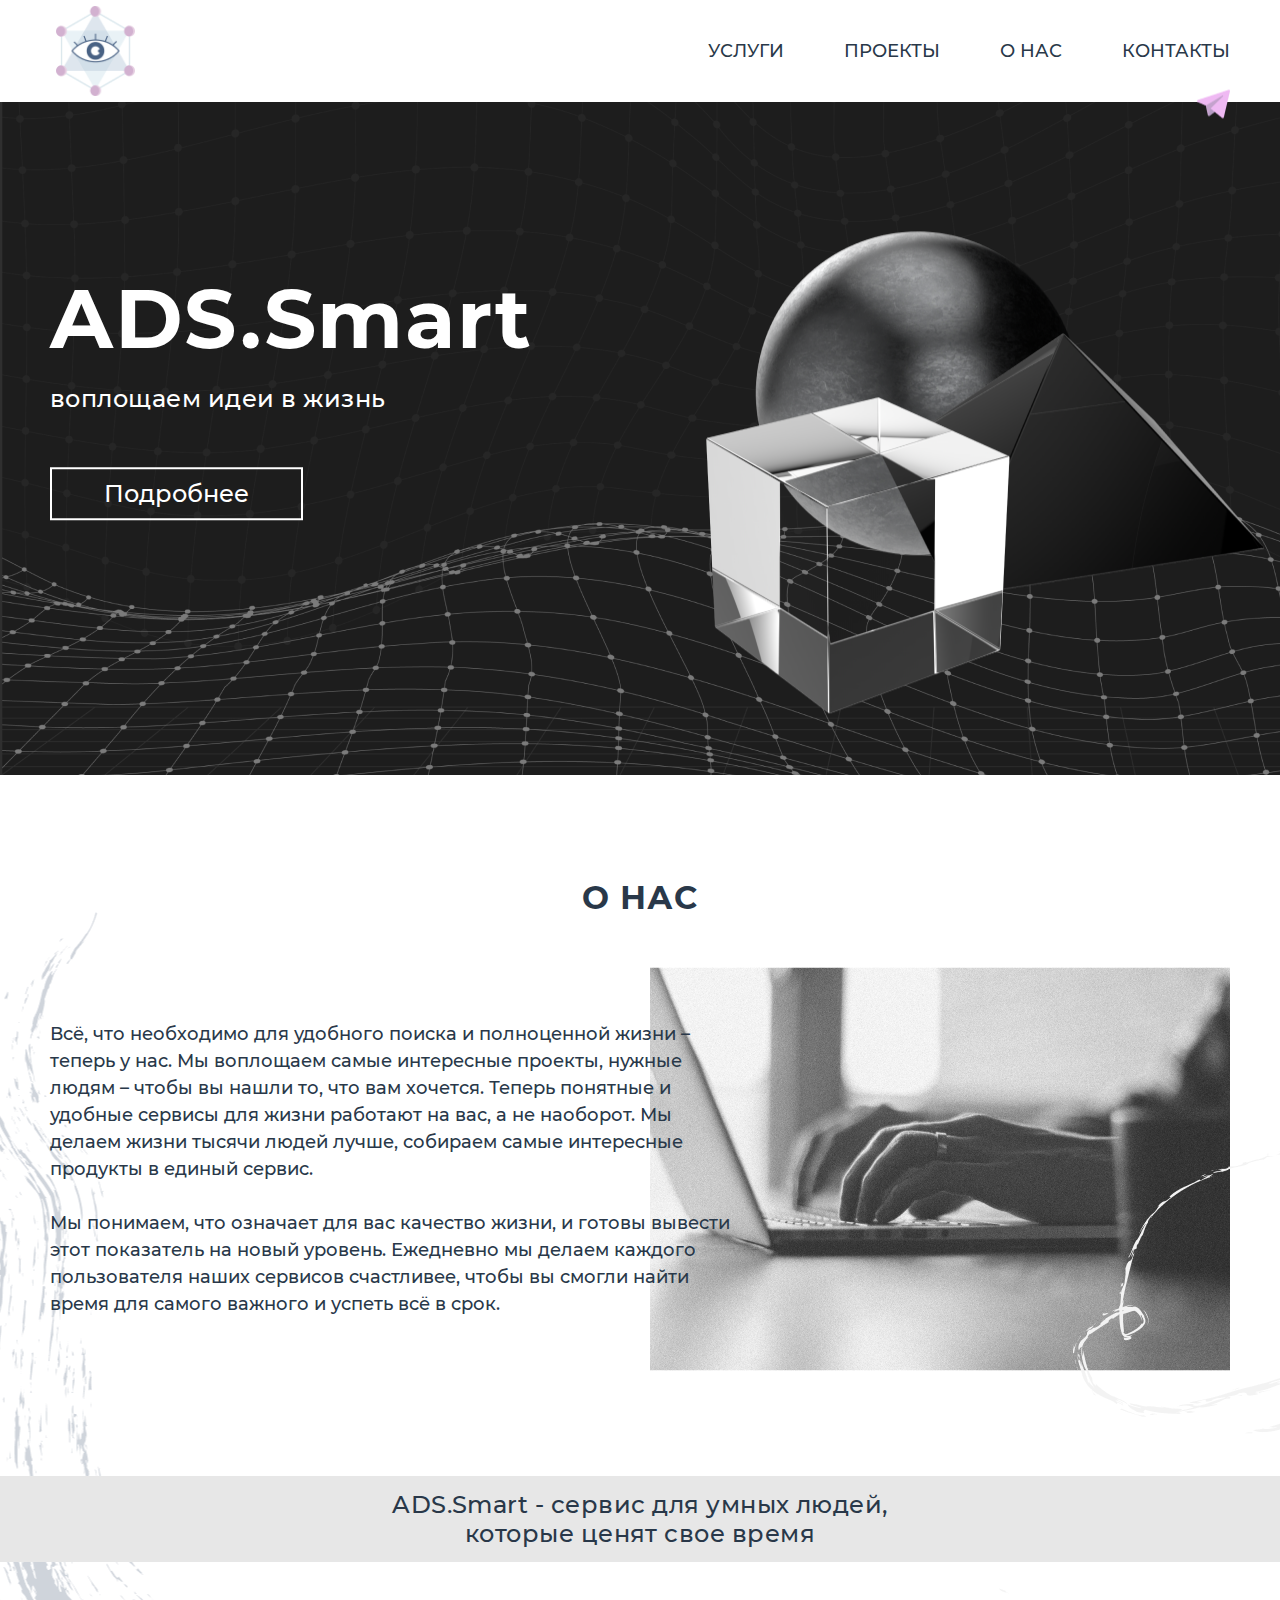
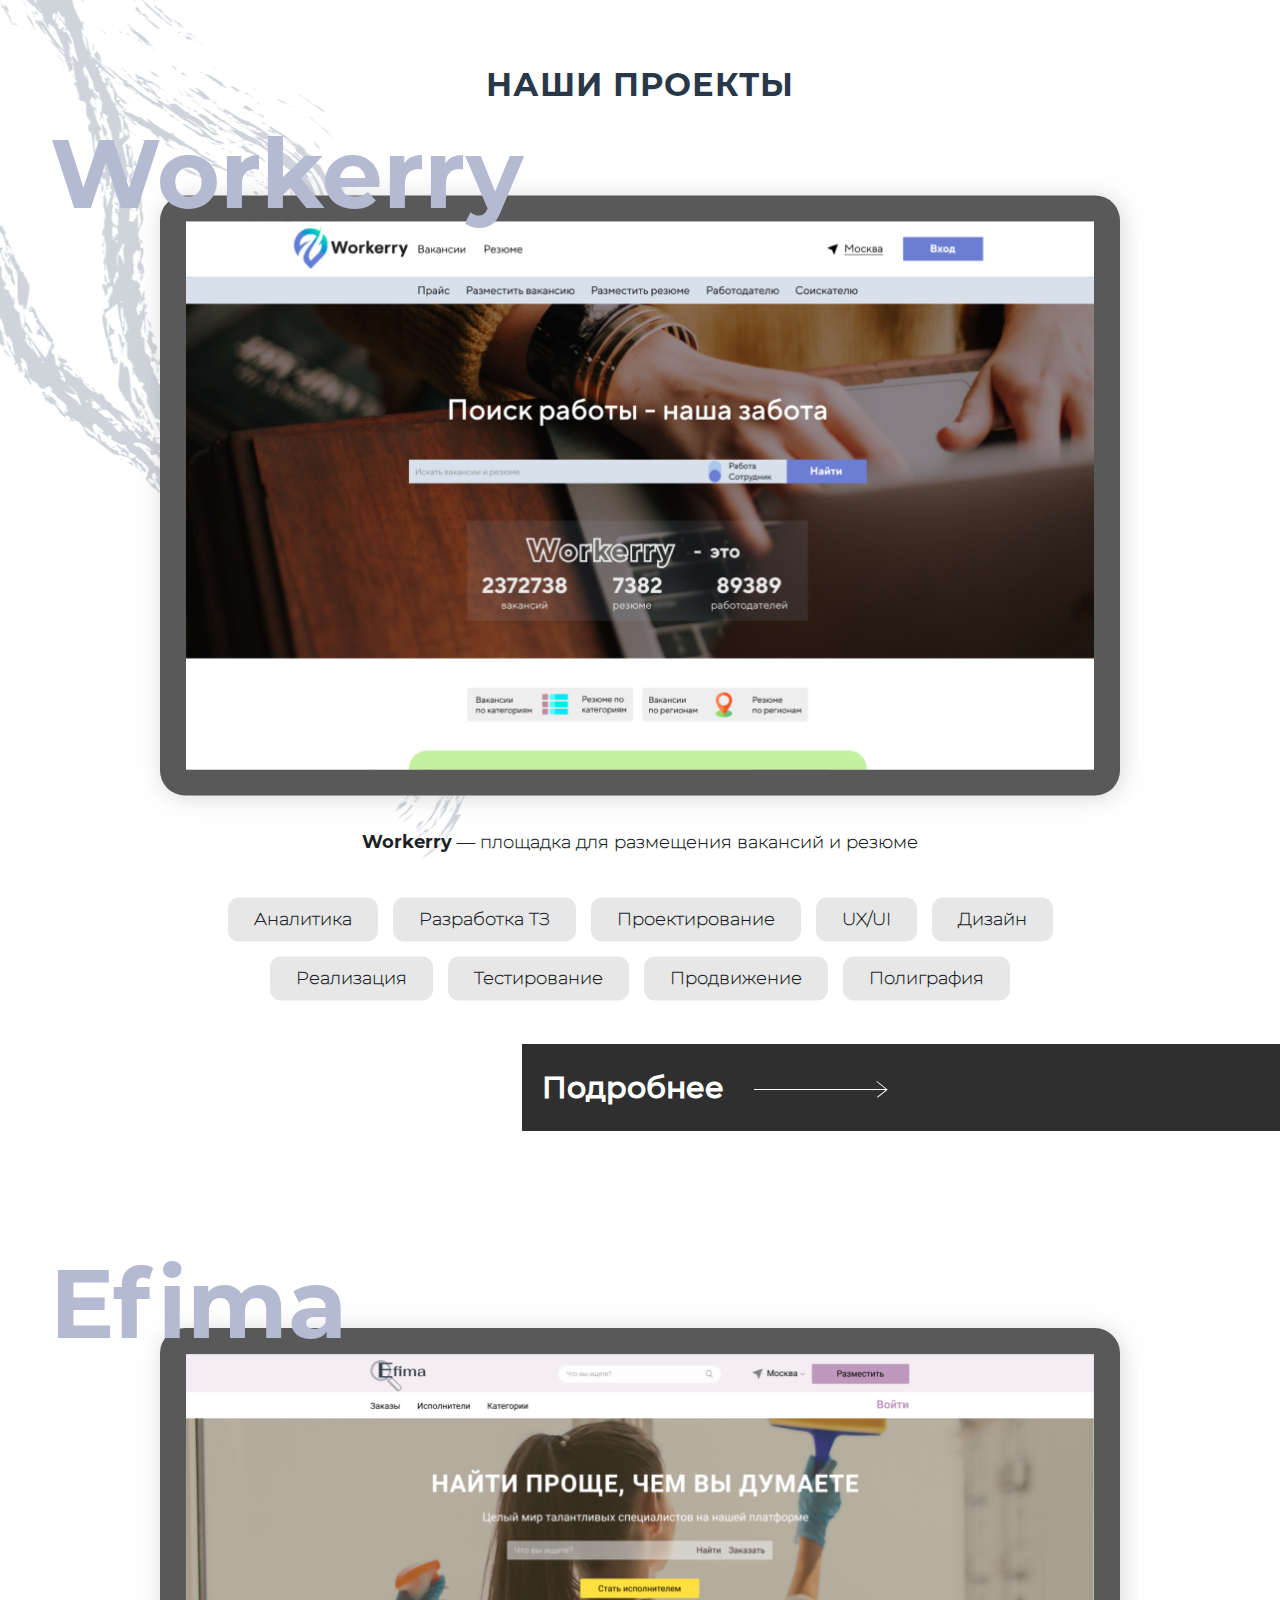
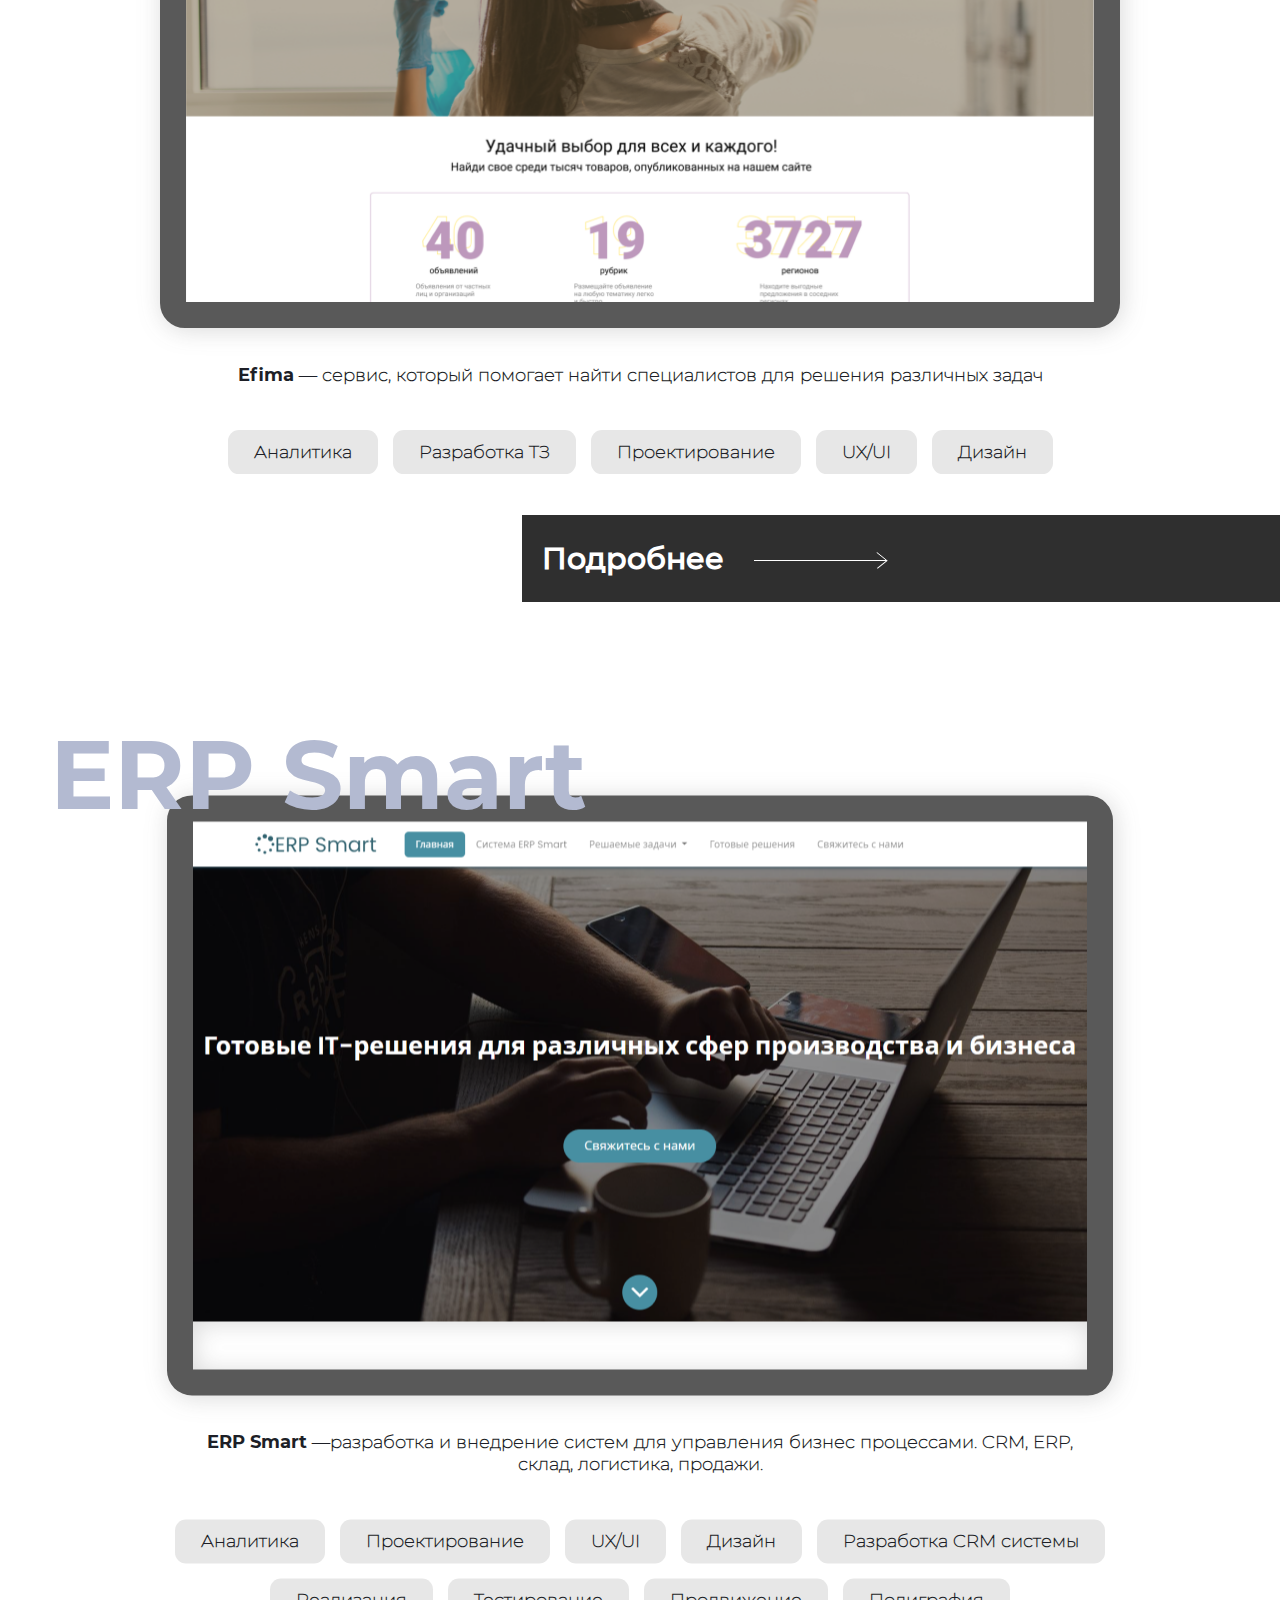
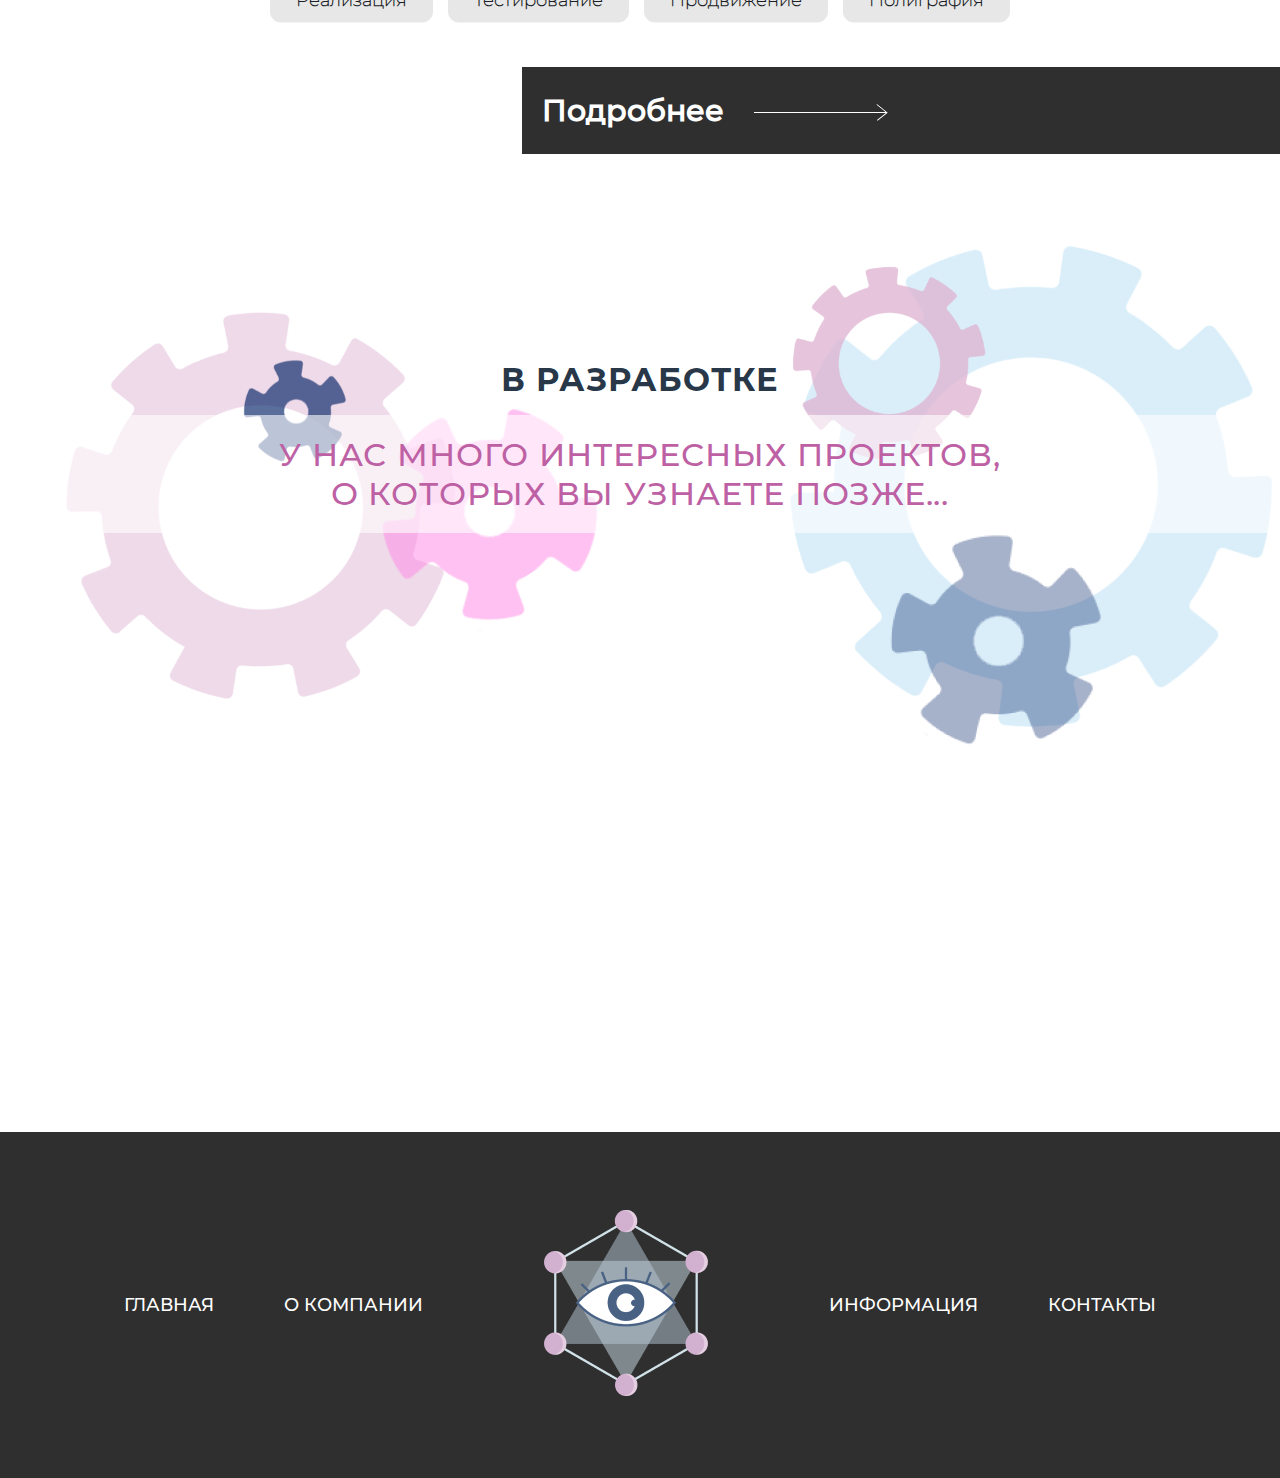
<file: templates/index.html>
<!DOCTYPE html>
<html lang="en">
<head>
    <meta charset="UTF-8">
    <title>Главная</title>
    <link href="../static/styles/header-styles.css" rel="stylesheet" type="text/css">
    <link href="../static/styles/footer-styles.css" rel="stylesheet" type="text/css">
    <link href="../static/styles/styles.css" rel="stylesheet" type="text/css">
    <link href="../static/styles/font-styles.css" rel="stylesheet" type="text/css">
    <meta http-equiv="X-UA-Compatible" content="IE=edge">
    <meta name="viewport" content="width=device-width, initial-scale=1">
</head>
<body>
<header>
    <div class='main-container header relative flex f-row f-justify-between'>
        <div class="header-menu-button-mobile"></div>
        <div class="logo"><img src="../static/images/logo.png"></div>
        <div class="header-menu flex f-row">
            <div class="header-menu-item flex-center relative"><div class="underline"><a href="services.html">Услуги</a></div></div>
            <div class="header-menu-item flex-center relative"><div class="underline"><a href="#">Проекты</a></div></div>
            <div class="header-menu-item flex-center relative"><div class="underline"><a href="#">О нас</a></div></div>
            <div class="header-menu-item flex-center relative"><div class="underline"><a href="contacts.html">Контакты</a></div></div>
            <img class="telegram-link" src="../static/images/telegram pink.png">
        </div>
    </div>
</header>
<div style="overflow: hidden;">
<div class="main-banner">
    <div class="main-container main-banner-content flex f-column f-justify-center relative">
        <h1 class="title">ADS.Smart</h1>
        <p class="main-banner-desc">воплощаем идеи в жизнь</p>
        <p class="main-banner-desc-mobile">на страже вашего комфорта</p>
        <div class="main-banner-button flex-center"><a href="#">Подробнее</a></div>
        <img class="main-banner-image" src="../static/images/main-banner-image.png">
    </div>
</div>

<div class="about main-page-block main-container">
    <img class="back-lines-left" src="../static/images/back-lines1.png">
    <img class="back-lines-right" src="../static/images/back-lines2.png">
    <h2 class="subtitle">О нас</h2>
    <div class="block-content">
        <p>Всё, что необходимо для удобного поиска и полноценной жизни – теперь  у нас. Мы воплощаем самые интересные проекты, нужные людям – чтобы вы нашли то, что вам хочется. Теперь понятные и удобные сервисы для жизни работают на вас, а не наоборот. Мы делаем жизни тысячи людей лучше, собираем самые интересные продукты в единый сервис.<br><br>
            Мы понимаем, что означает для вас качество жизни, и готовы вывести этот показатель на новый уровень. Ежедневно мы делаем каждого пользователя наших сервисов счастливее, чтобы вы смогли найти время для самого важного и успеть всё в срок.            
        </p>
        <img src="../static/images/thomas-lefebvre-gp8BLyaTaA0-unsplash1.jpg">
    </div>
</div>
<div class="vertical-adv-box">
    <p>ADS.Smart - сервис для умных людей,<br>которые ценят свое время</p>
</div>
<div class="main-page-block main-container">
    <h2 class="subtitle">Наши проекты</h2>
    <div class="project-title"><p>Workerry</p></div>
    <div class="project-el">
        <div class="mac-book-pro"><img src="../static/images/Workerry.png"></div>
        <p class="project-el-desc"><b>Workerry</b> — площадка для размещения вакансий и резюме</p>
        <div class="advanteges">
            <div class="advanteges-els">
            <div class="advanteges-el"><p>Аналитика</p></div>
            <div class="advanteges-el"><p>Разработка ТЗ</p></div>
            <div class="advanteges-el"><p>Проектирование</p></div>
            <div class="advanteges-el"><p>UX/UI</p></div>
            <div class="advanteges-el"><p>Дизайн</p></div>
            <div class="advanteges-el"><p>Реализация</p></div>
            <div class="advanteges-el"><p>Тестирование</p></div>
            <div class="advanteges-el"><p>Продвижение</p></div>
            <div class="advanteges-el"><p>Полиграфия</p></div>
        </div>
        </div>
    </div>
</div>
<div class="button-more-details"><a href="workerry.html">Подробнее<svg width="134" height="17" viewBox="0 0 134 17" fill="none" xmlns="http://www.w3.org/2000/svg">
    <line x1="0.000488325" y1="8.5" x2="133" y2="8.50001" stroke="white"/>
    <line x1="132.688" y1="8.39043" x2="122.688" y2="0.390434" stroke="white"/>
    <line y1="-0.5" x2="12.8062" y2="-0.5" transform="matrix(0.780869 -0.624695 -0.624695 -0.780869 123 16)" stroke="white"/>
    </svg>
    </a></div>
<div class="main-page-block main-container">
    <div class="project-title"><p>Efima</p></div>
    <div class="project-el">
        <div class="mac-book-pro"><img src="../static/images/Efima.png"></div>
        <p class="project-el-desc"><b>Efima</b> — сервис, который помогает найти специалистов для решения различных задач</p>
        <div class="advanteges">
            <div class="advanteges-els">
            <div class="advanteges-el"><p>Аналитика</p></div>
            <div class="advanteges-el"><p>Разработка ТЗ</p></div>
            <div class="advanteges-el"><p>Проектирование</p></div>
            <div class="advanteges-el"><p>UX/UI</p></div>
            <div class="advanteges-el"><p>Дизайн</p></div>
            </div>
        </div>
    </div>
</div>
<div class="button-more-details"><a href="efima.html">Подробнее<svg width="134" height="17" viewBox="0 0 134 17" fill="none" xmlns="http://www.w3.org/2000/svg">
    <line x1="0.000488325" y1="8.5" x2="133" y2="8.50001" stroke="white"/>
    <line x1="132.688" y1="8.39043" x2="122.688" y2="0.390434" stroke="white"/>
    <line y1="-0.5" x2="12.8062" y2="-0.5" transform="matrix(0.780869 -0.624695 -0.624695 -0.780869 123 16)" stroke="white"/>
    </svg>
    </a></div>
<div class="main-page-block main-container">
    <div class="project-title"><p>ERP Smart</p></div>
    <div class="project-el">
        <div class="mac-book-pro"><img src="../static/images/erpsmart.png"></div>
        <p class="project-el-desc"><b>ERP Smart</b> —разработка и внедрение систем для управления бизнес процессами. CRM, ERP, склад, логистика, продажи.</p>
        <div class="advanteges">
            <div class="advanteges-els">
            <div class="advanteges-el"><p>Аналитика</p></div>
            <div class="advanteges-el"><p>Проектирование</p></div>
            <div class="advanteges-el"><p>UX/UI</p></div>
            <div class="advanteges-el"><p>Дизайн</p></div>
            <div class="advanteges-el"><p>Разработка CRM системы</p></div>
            <div class="advanteges-el"><p>Реализация</p></div>
            <div class="advanteges-el"><p>Тестирование</p></div>
            <div class="advanteges-el"><p>Продвижение</p></div>
            <div class="advanteges-el"><p>Полиграфия</p></div>
            </div>
        </div>
    </div>
</div>
<div class="button-more-details"><a href="erp-smart.html">Подробнее<svg width="134" height="17" viewBox="0 0 134 17" fill="none" xmlns="http://www.w3.org/2000/svg">
    <line x1="0.000488325" y1="8.5" x2="133" y2="8.50001" stroke="white"/>
    <line x1="132.688" y1="8.39043" x2="122.688" y2="0.390434" stroke="white"/>
    <line y1="-0.5" x2="12.8062" y2="-0.5" transform="matrix(0.780869 -0.624695 -0.624695 -0.780869 123 16)" stroke="white"/>
    </svg>
    </a></div>
<div class="in-dev-block">
    <h2 class="subtitle">В разработке</h2>
    <img class="big-ping-th" src="../static/images/big-ping-th.png">
    <img class="dark-blue-th" src="../static/images/dark-blue-th.png">
    <img class="light-ping-th" src="../static/images/light-ping-th.png">
    <img class="big-blue-th" src="../static/images/big-blue-th.png">
    <img class="big-dark-blue-th" src="../static/images/big-dark-blue-th.png">
    <img class="ping-th" src="../static/images/ping-th.png">
    <img class="img" src="../static/images/things.png">
    <div class="in-dev-block-content">
        <p>У нас много интересных проектов, о которых вы узнаете позже...</p></div>
</div>
</div>
<footer>
    <div class="footer-menu">
        <a href="#">Главная</a>
        <a href="#">О компании</a>
        <div class="logo"><img src="../static/images/logo.png"></div>
        <a href="#">Информация</a>
        <a href="#">Контакты</a>
    </div>
</footer>
</body>
</html>
</file>
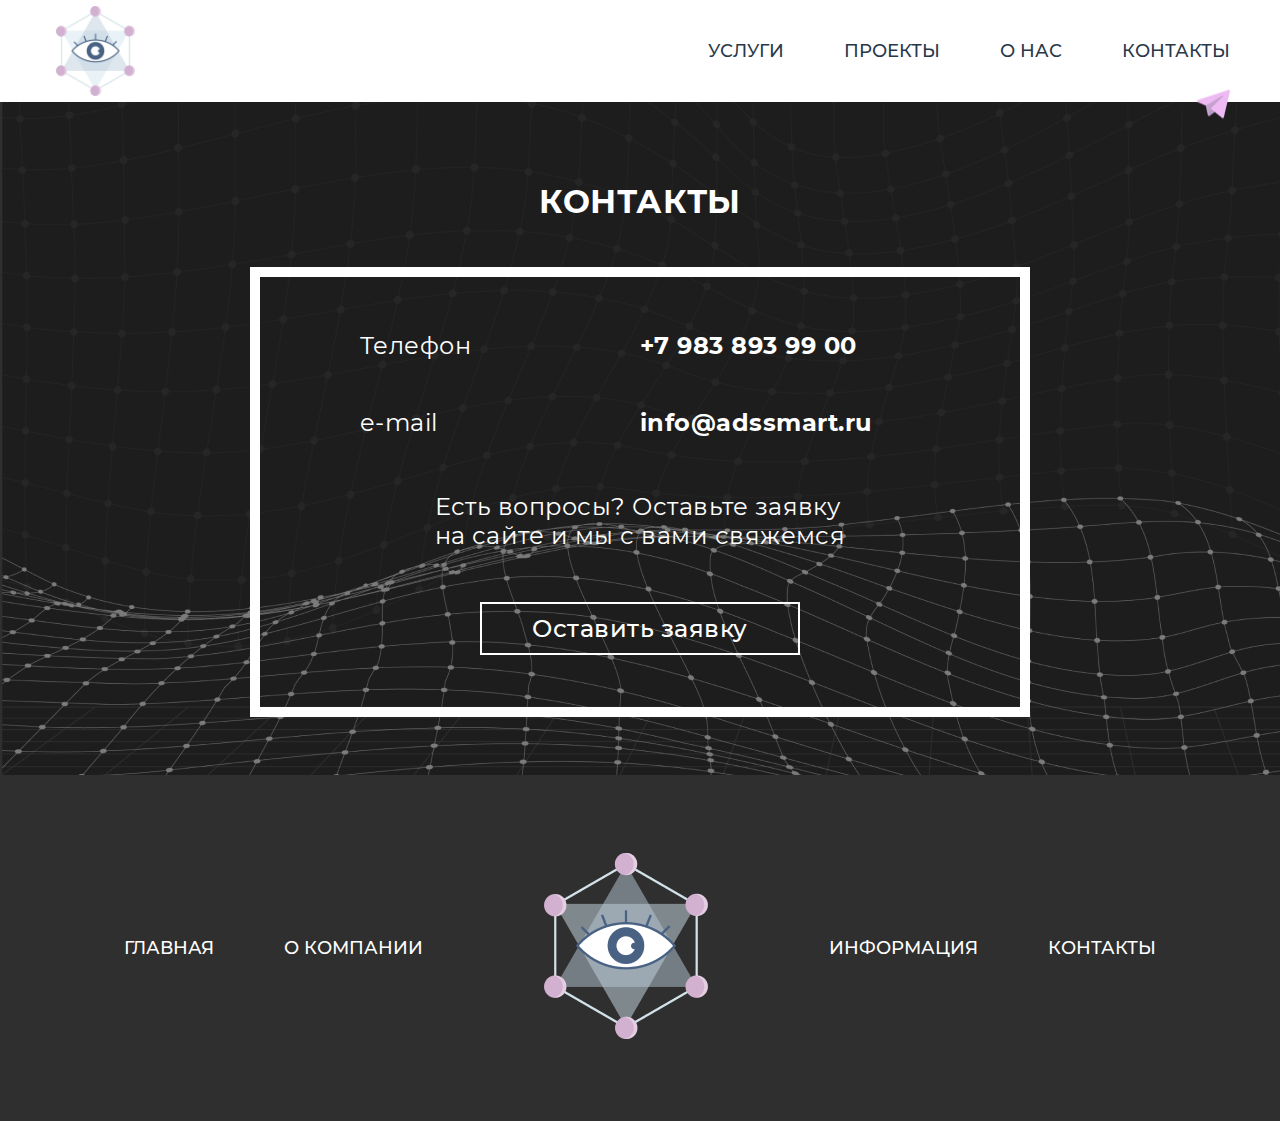
<file: templates/contacts.html>
<!DOCTYPE html>
<html lang="en">
<head>
    <meta charset="UTF-8">
    <title>Контакты</title>
    <link href="../static/styles/flex.css" rel="stylesheet" type="text/css">
    <link href="../static/styles/header-styles.css" rel="stylesheet" type="text/css">
    <link href="../static/styles/footer-styles.css" rel="stylesheet" type="text/css">
    <link href="../static/styles/styles.css" rel="stylesheet" type="text/css">
    <link href="../static/styles/font-styles.css" rel="stylesheet" type="text/css">
    <link href="../static/styles/contacts_block.css" rel="stylesheet" type="text/css">
    <meta http-equiv="X-UA-Compatible" content="IE=edge">
    <meta name="viewport" content="width=device-width, initial-scale=1">
</head>
<body>
<header>
    <div class='main-container header relative flex f-row f-justify-between'>
        <div class="header-menu-button-mobile"></div>
        <div class="logo"><a href="index.html"><img src="../static/images/logo.png"></a></div>
        <div class="header-menu flex f-row">
            <div class="header-menu-item flex-center relative"><div class="underline"><a href="services.html">Услуги</a></div></div>
            <div class="header-menu-item flex-center relative"><div class="underline"><a href="">Проекты</a></div></div>
            <div class="header-menu-item flex-center relative"><div class="underline"><a href="#">О нас</a></div></div>
            <div class="header-menu-item flex-center relative"><div class="underline"><a href="#">Контакты</a></div></div>
            <img class="telegram-link" src="../static/images/telegram pink.png">
        </div>
    </div>
</header>
<div style="overflow: hidden;">
<div class="main-banner blur">
    <div class="main-container main-banner-contact flex f-column f-justify-center f-align-center relative">
        <h1 class="contacts-title">Контакты</h1>
        <div class="relative">
        <div class="contacts-block">
            <div class="contacts-keys flex f-column f-justify-center">
                <p>Телефон</p>
                <p>e-mail</p>
            </div>
            <div class="contacts-value flex f-column f-justify-center">
                <p>+7 983 893 99 00</p>
                <p>info@adssmart.ru</p>
            </div>
            <div class="contacts-info">
                <p>Есть вопросы? Оставьте заявку<br> на сайте и мы с вами свяжемся</p>
                <div class="main-banner-button-dark flex-center"><a>Оставить заявку</a></div>
            </div>
        </div>
        <div class="contact-block_light">
            <form action="" method="post" class="faq-form" id="faq-form">
                <input name="phone" placeholder="Телефон" type="tel" class="faq-input">
                <input name="email" required placeholder="e-mail" type="email" class="faq-input">
                <textarea name="message" placeholder="Введите ваш вопрос" type="text" class="faq-input" rows="6"></textarea>
                <div class="flex flex-center">
                <input style="margin-bottom: 0px;" class="main-banner-button-light flex-center" type="submit" name="submit" value="Оставить заявку">
                </div>
            </form>
        </div>
        </div>
    </div>
</div>
</div>
<footer>
    <div class="footer-menu">
        <a href="#">Главная</a>
        <a href="#">О компании</a>
        <div class="logo"><img src="../static/images/logo.png"></div>
        <a href="#">Информация</a>
        <a href="#">Контакты</a>
    </div>
</footer>
<script src="/scripts/anime.min.js"></script>
<script src="https://ajax.googleapis.com/ajax/libs/jquery/1.12.4/jquery.min.js"></script>
<script src="../scripts/contacts-form.js"></script>
<script src="https://ajax.googleapis.com/ajax/libs/jquery/1.12.4/jquery.min.js"></script>
</body>
</html>
</file>
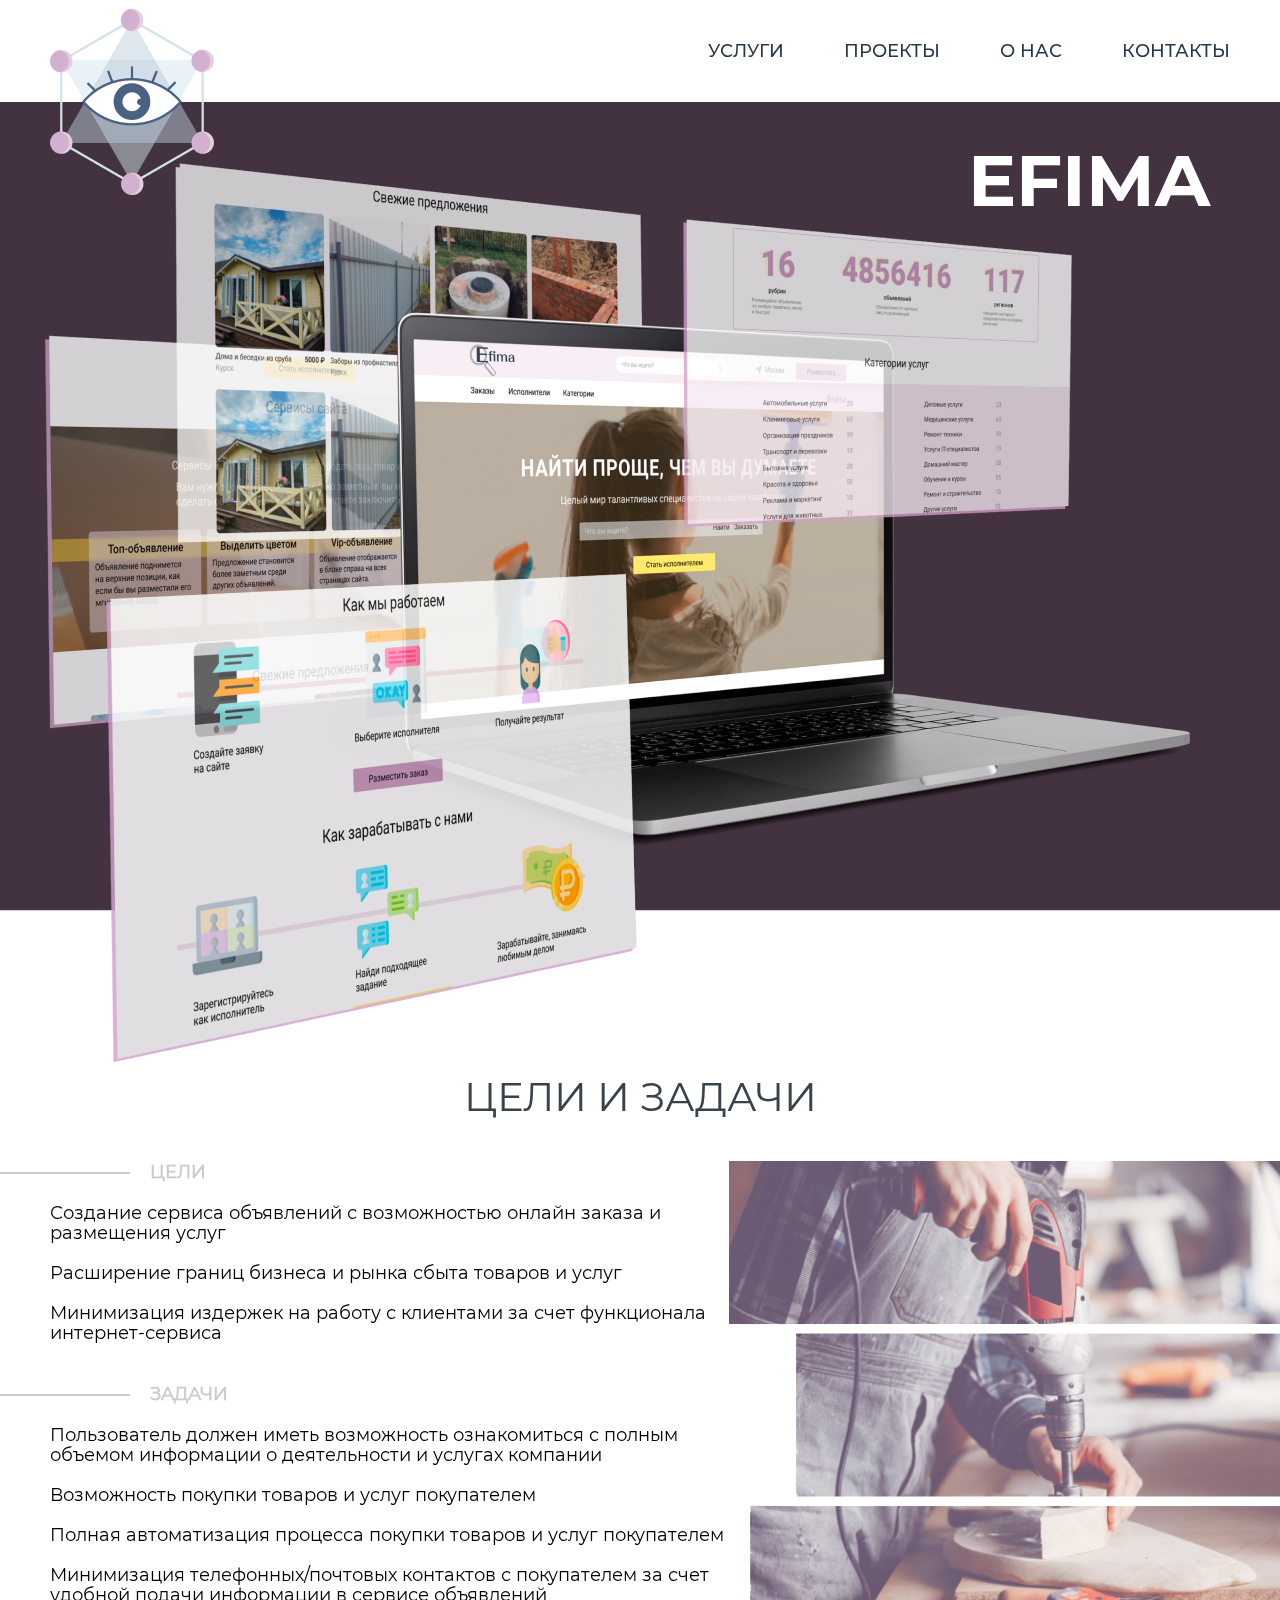
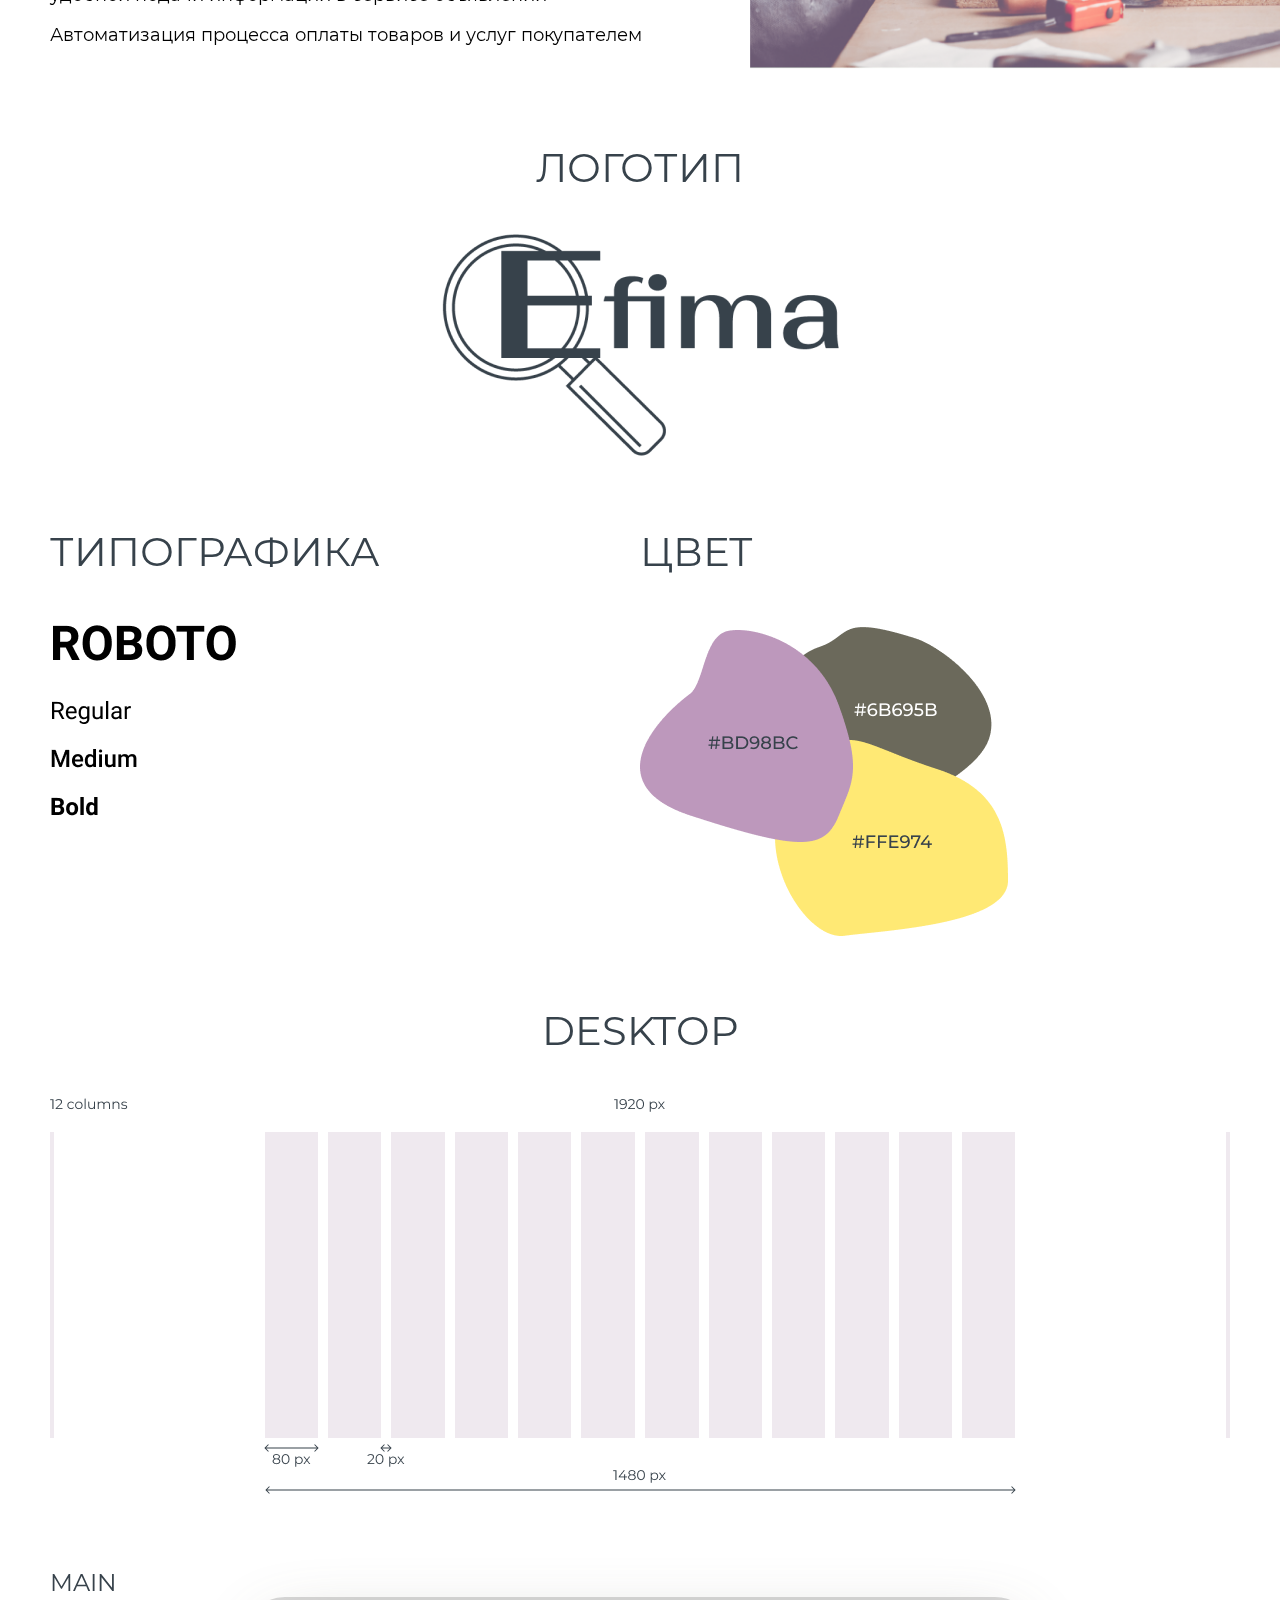
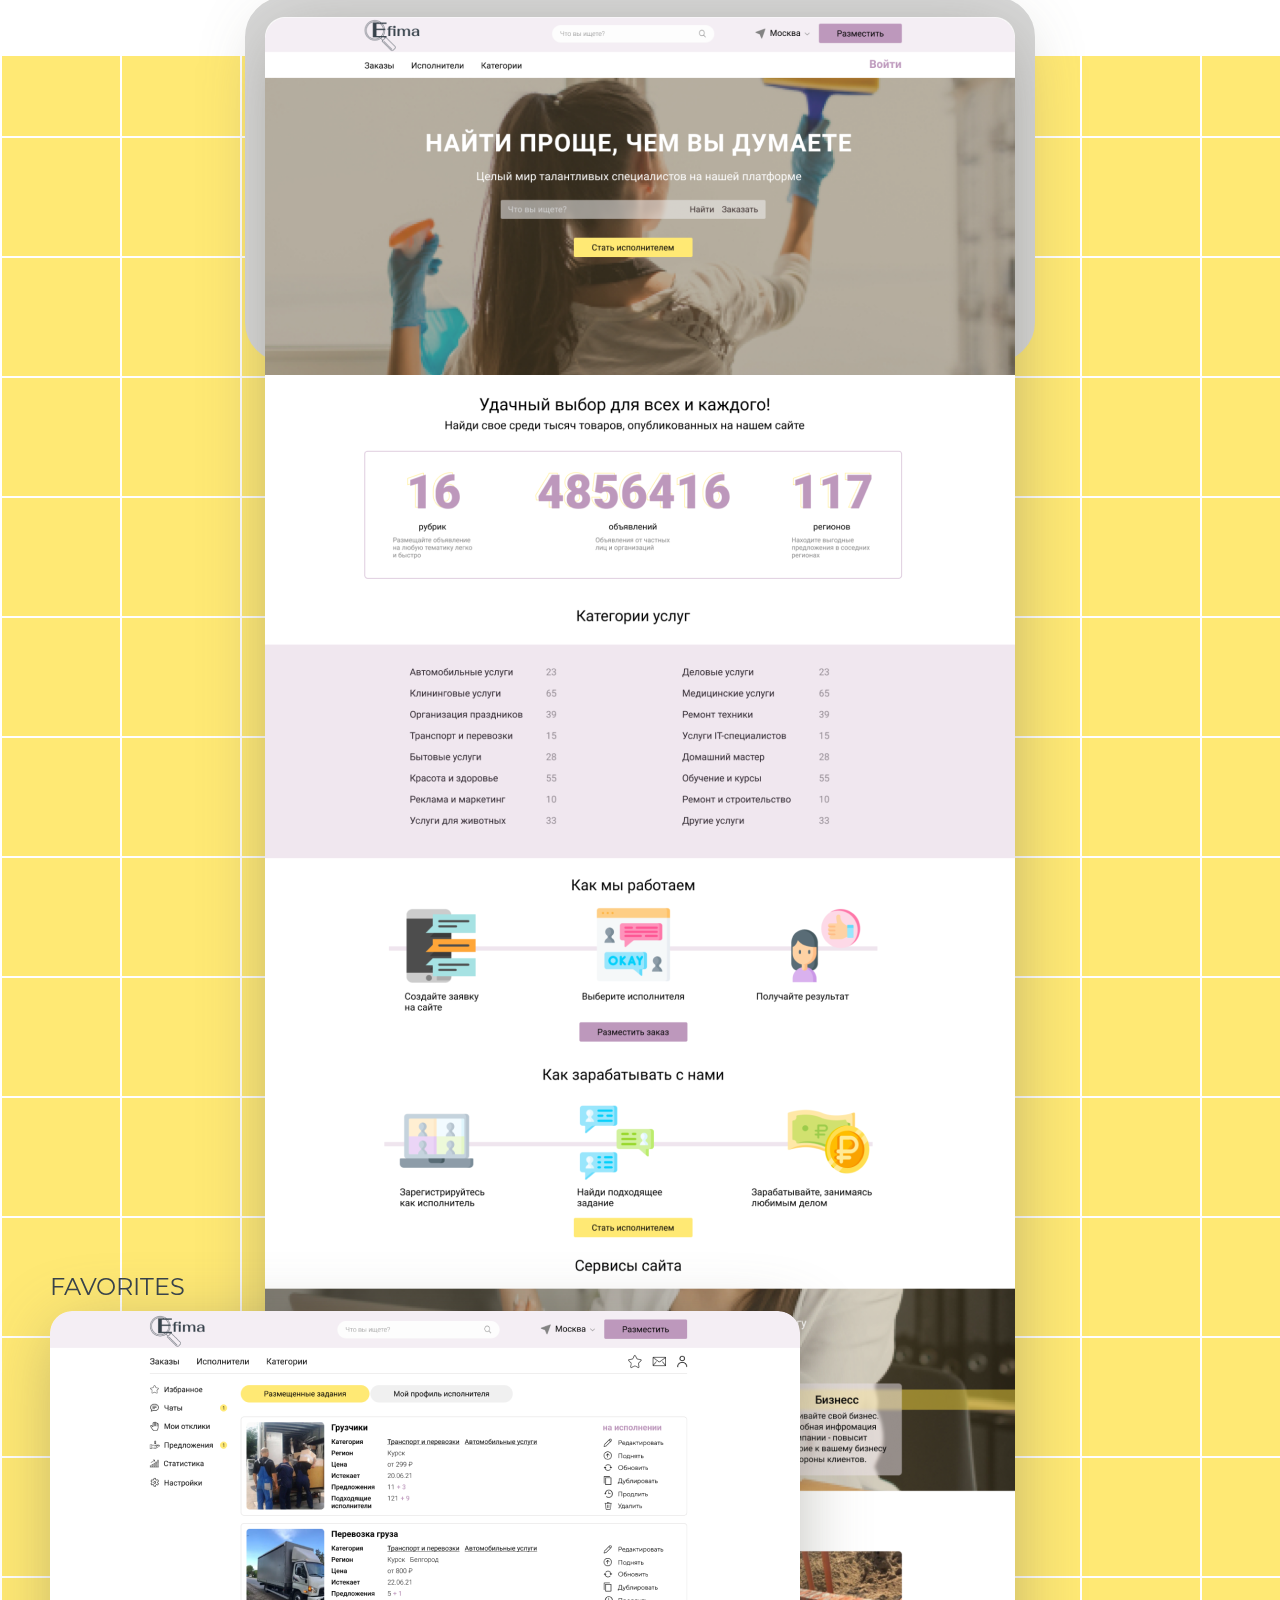
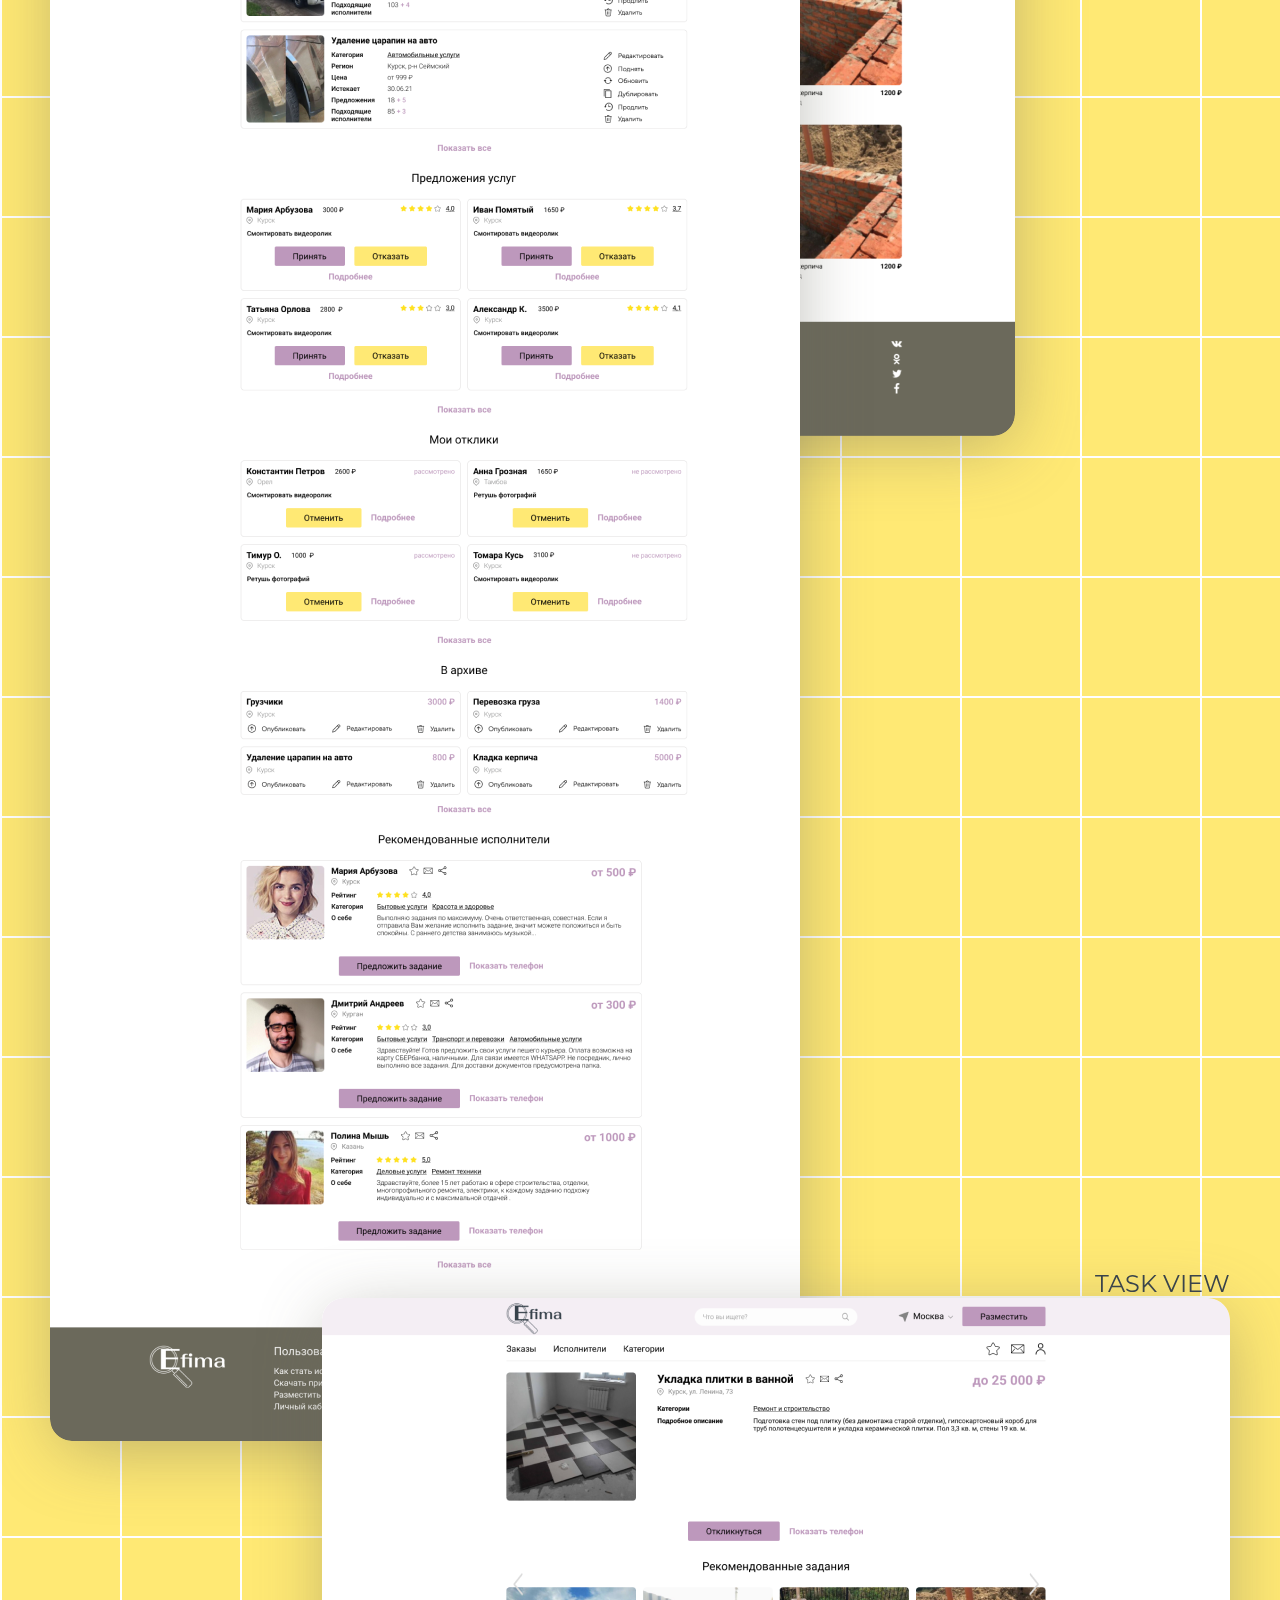
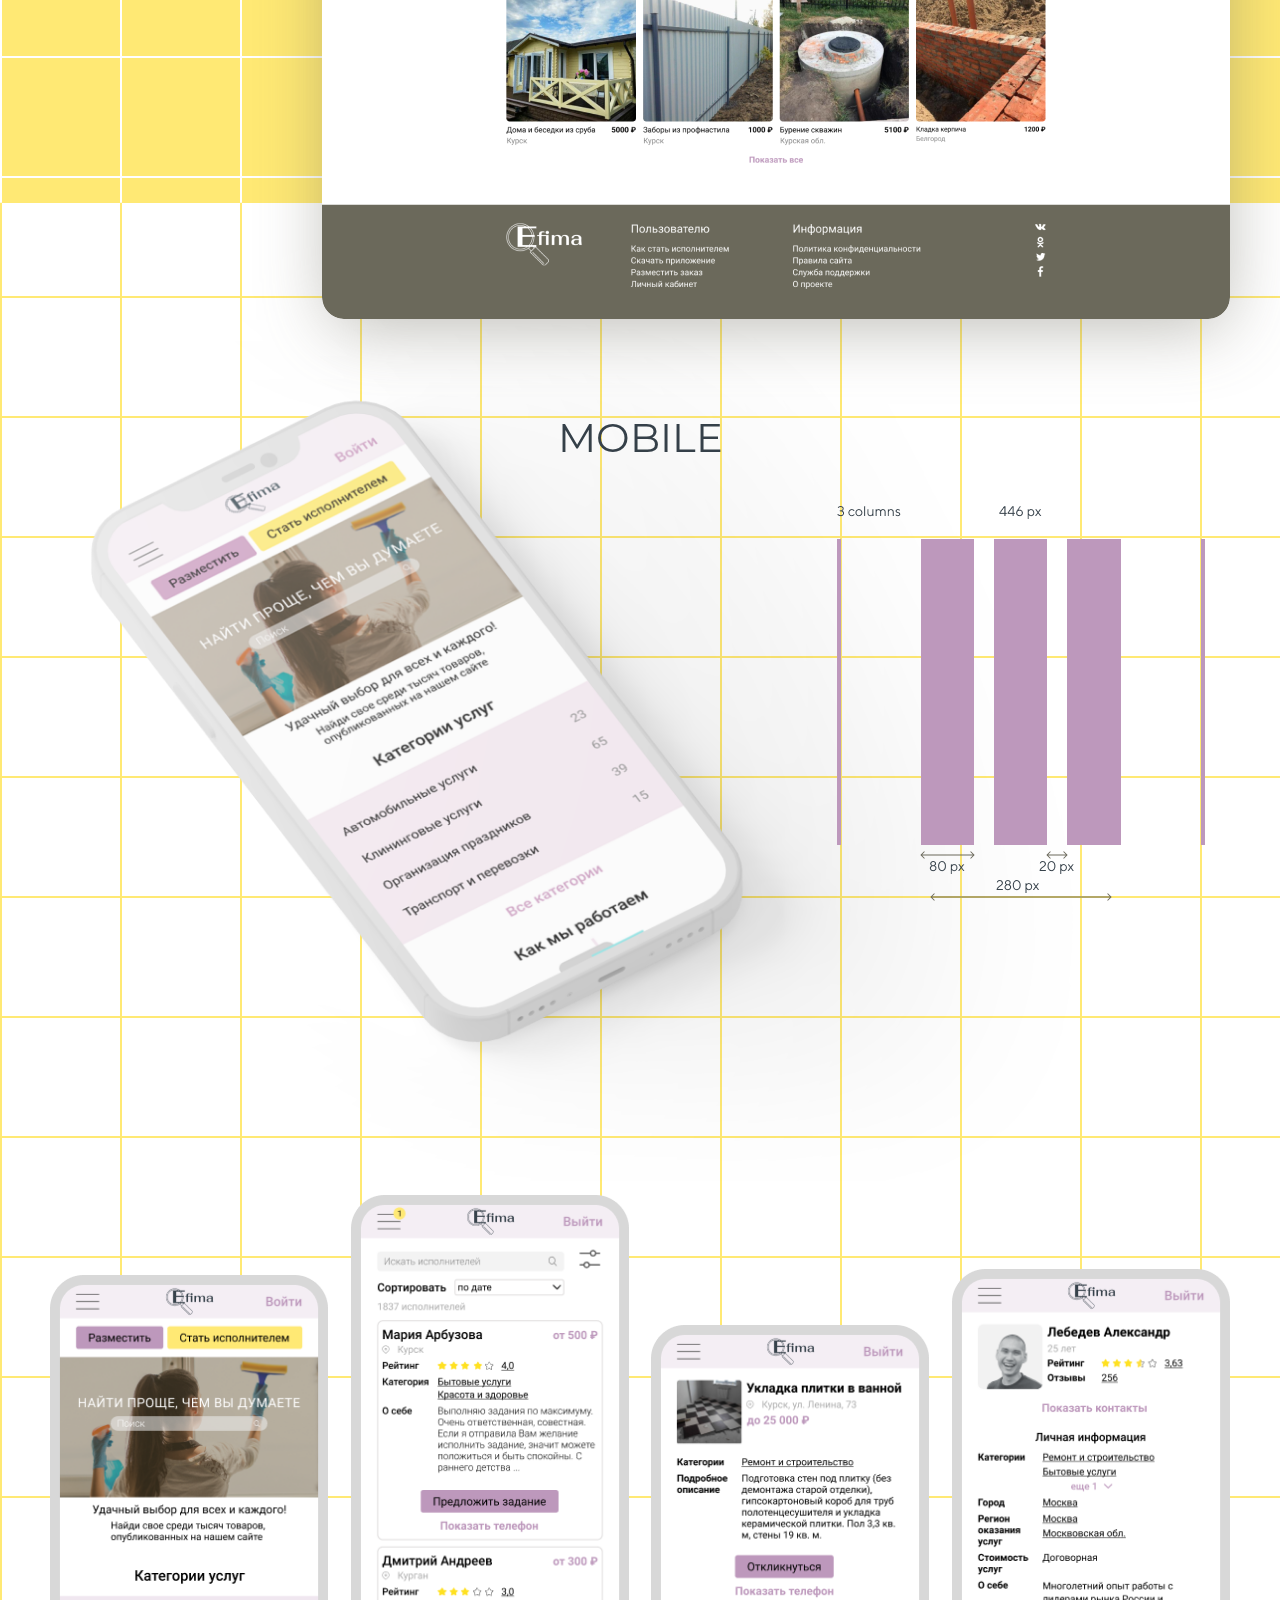
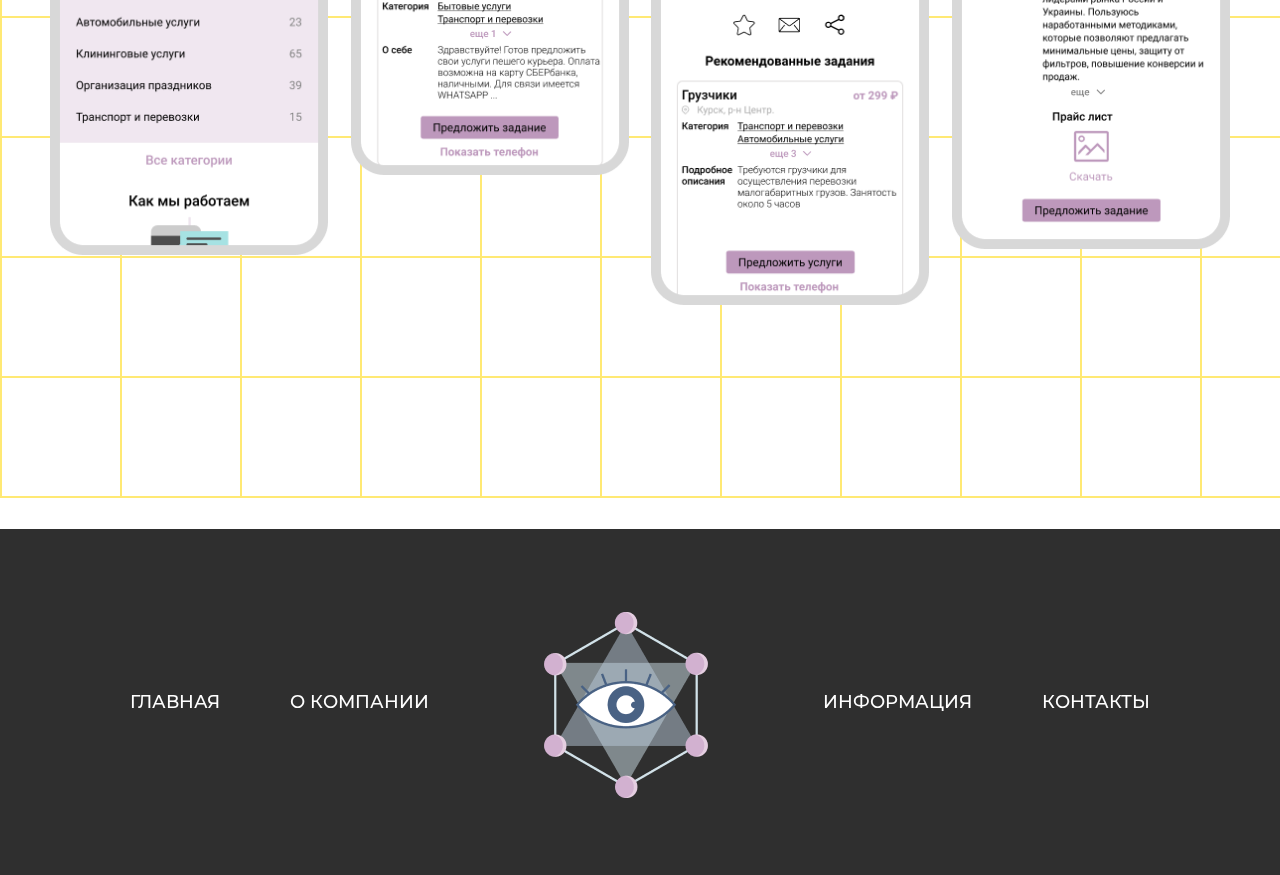
<file: templates/efima.html>
<!DOCTYPE html>
<html lang="en">
<head>
    <link href="../static/styles/header-styles.css" rel="stylesheet" type="text/css">
    <link href="../static/styles/footer-styles.css" rel="stylesheet" type="text/css">
    <link href="../static/styles/efima-styles.css" rel="stylesheet" type="text/css">
    <link href="../static/styles/font-styles.css" rel="stylesheet" type="text/css">
    <meta charset="UTF-8">
    <meta http-equiv="X-UA-Compatible" content="IE=edge">
    <meta name="viewport" content="width=device-width, initial-scale=1.0">
    <title>Efima</title>
</head>
<body>
    <header>
        <div class='main-container header relative flex f-row f-justify-between'>
            <div class="header-menu-button-mobile"></div>
            <div class="logo"><a href="index.html"><img src="../static/images/logo.png"></a></div>
            <div class="header-menu flex f-row">
                <div class="header-menu-item flex-center relative"><div class="underline"><a href="services.html">Услуги</a></div></div>
                <div class="header-menu-item flex-center relative"><div class="underline"><a href="#">Проекты</a></div></div>
                <div class="header-menu-item flex-center relative"><div class="underline"><a href="#">О нас</a></div></div>
                <div class="header-menu-item flex-center relative"><div class="underline"><a href="contacts.html">Контакты</a></div></div>
            </div>
        </div>
    </header>
<div class="main-banner">
    <div class="title main-container"><h1>Efima</h1></div>
</div>
<div class="ov-hid">
<div class="goals-objectives main-container">
    <div class="subtitle"><h2 class="h2">Цели и задачи</h2></div>
    <div class="goals-ob-content">
        <div class="goals-ob-content-text">
            <div class="subtitle-h3"><hr class="line"><h3>Цели</h3></div>
            <p>
                Создание сервиса объявлений с возможностью онлайн заказа и размещения услуг<br><br>
                Расширение границ бизнеса и рынка сбыта товаров и услуг<br><br>
                Минимизация издержек на работу с клиентами за счет функционала интернет-сервиса
            </p>
            <div class="subtitle-h3"><hr class="line"><h3>Задачи</h3></div>
            <p>
                Пользователь должен иметь возможность ознакомиться с полным объемом информации о деятельности и услугах компании<br><br>
                Возможность покупки товаров и услуг покупателем<br><br>
                Полная автоматизация процесса покупки товаров и услуг покупателем<br><br>
                Минимизация телефонных/почтовых контактов с покупателем за счет удобной подачи информации в сервисе объявлений<br><br>
                Автоматизация процесса оплаты товаров и услуг покупателем
            </p>
        </div>
        <div class="goals-ob-content-img"><img src="../static/images/efima_imgs/goals-objectives.png"></div>
    </div>
</div>
<div class="styles-prev main-container h2">
    <div class="ef-logotipe">Логотип<img src="../static/images/efima_imgs/logo-efima.png"></div>
    <div class="ef-fonts">Типографика<img src="../static/images/efima_imgs/fonts.png"></div>
    <div class="ef-colors">Цвет<img src="../static/images/efima_imgs/colors.png"></div>
</div>
<div class="desctop main-container">
    <div class="subtitle"><h2 class="h2">Desktop</h2></div>
    <div class="desctop-schema"><img src="../static/images/efima_imgs/desctop-schema.png"></div>
</div>
<div class="prev-mobile">
    <div class="background"><img src="../static/images/efima_imgs/background.png"></div>
    <div class="prev-content main-container">
        <div class="main-p"><h4 class="h4">Main</h4><div class="main-p-img"><img class="shadow" src="../static/images/efima_imgs/main.png"></div></div>
        <div class="favorites-p"><h4 class="h4">Favorites</h4><div class="favorites-p-img"><img class="shadow" src="../static/images/efima_imgs/favorites.png"></div></div>
        <div class="task-view-p"><h4 class="h4">Task view</h4><div class="task-view-p-img"><img class="shadow" src="../static/images/efima_imgs/task-view.png"></div></div>
    </div>
</div>
<div class="mobile main-container">
    <div class="subtitle"><h2 class="h2">Mobile</h2></div>
    <div class="mobile-block">
        <div class="mockup-rel"><div class="mockup-abs"><img class="mockup" src="../static/images/efima_imgs/mobile.png"></div></div>
        <div class="mobile-schema"><img src="../static/images/efima_imgs/mobile-schema.png"></div>
    </div>
    <div class="four-mobile">
        <div class="mobile-1"><img src="../static/images/efima_imgs/mobile1.png"></div>
        <div class="mobile-2"><img src="../static/images/efima_imgs/mobile2.png"></div>
        <div class="mobile-3"><img src="../static/images/efima_imgs/mobile3.png"></div>
        <div class="mobile-4"><img src="../static/images/efima_imgs/mobile4.png"></div>
    </div>
</div>
</div>
<footer>
    <div class="footer-menu">
        <a href="#">Главная</a>
        <a href="#">О компании</a>
        <div class="logo"><img src="../static/images/logo.png"></div>
        <a href="#">Информация</a>
        <a href="#">Контакты</a>
    </div>
</footer>
</body>
</html>
</file>
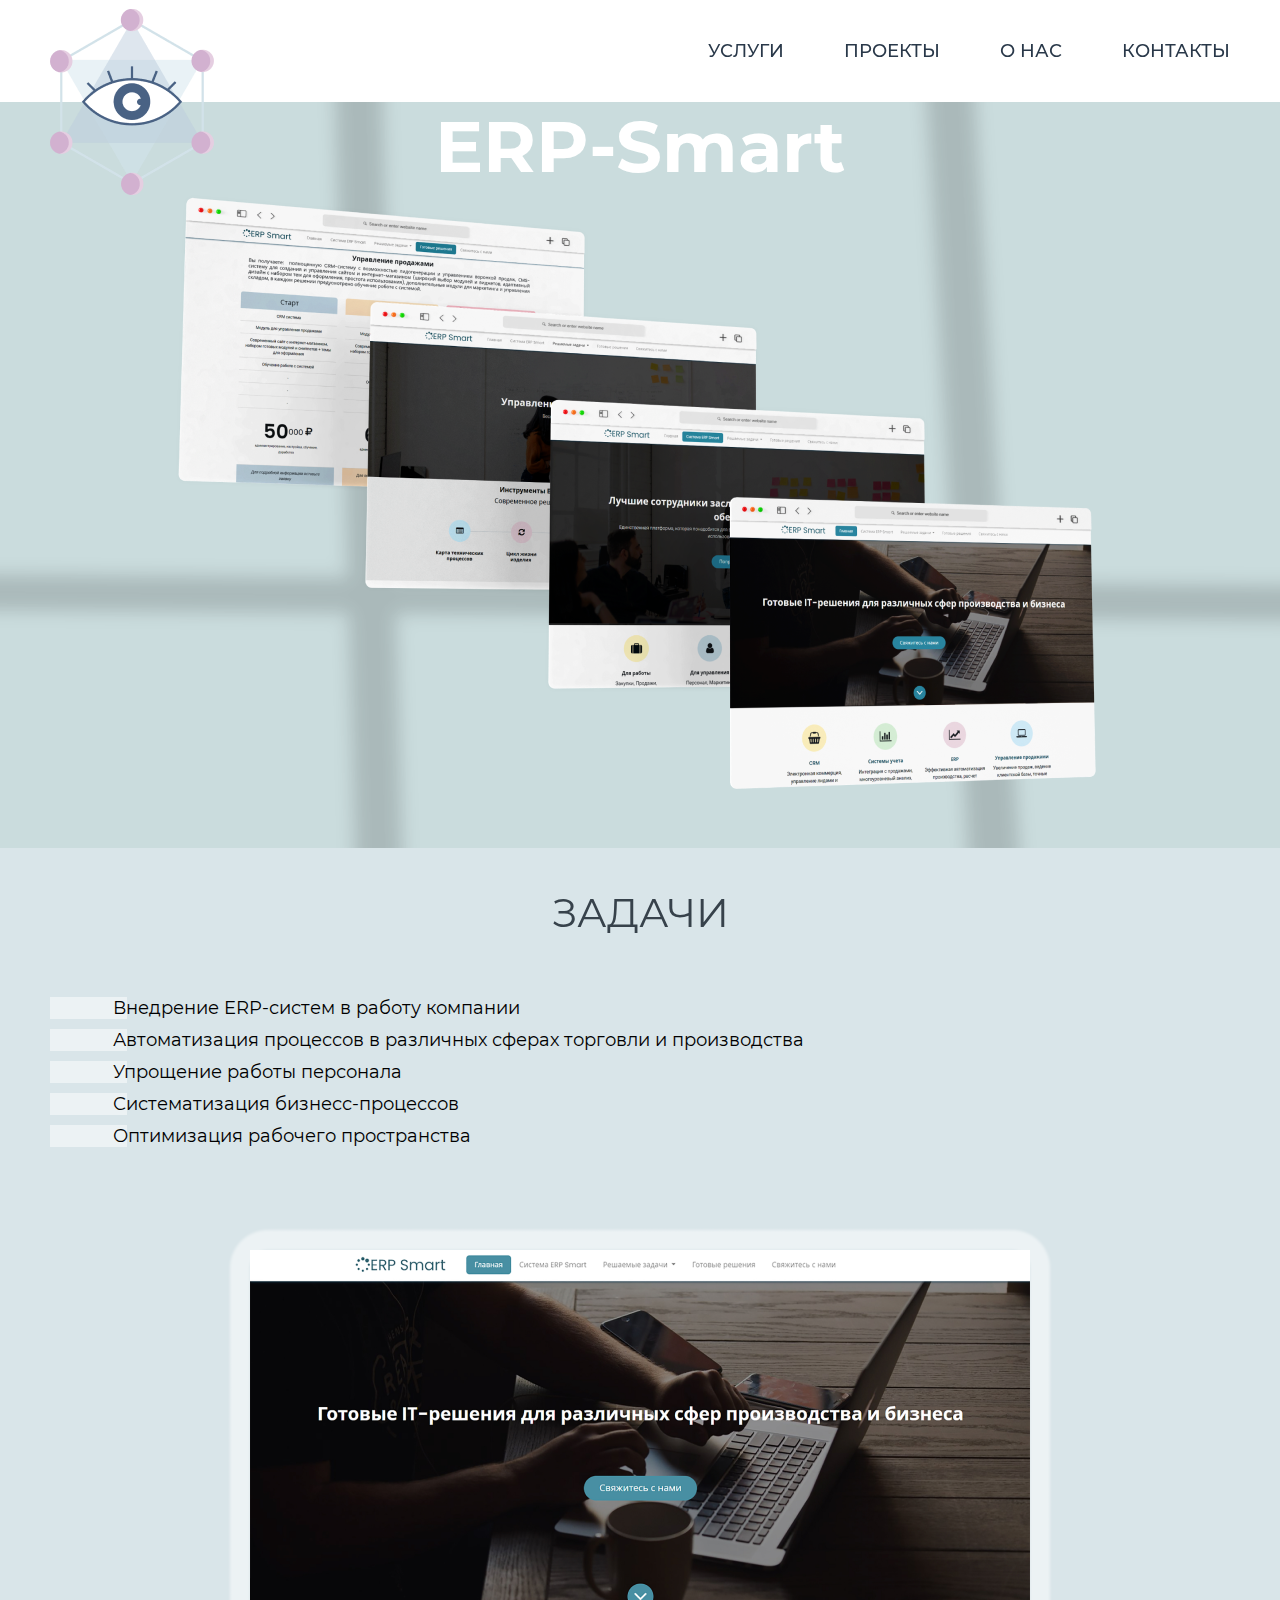
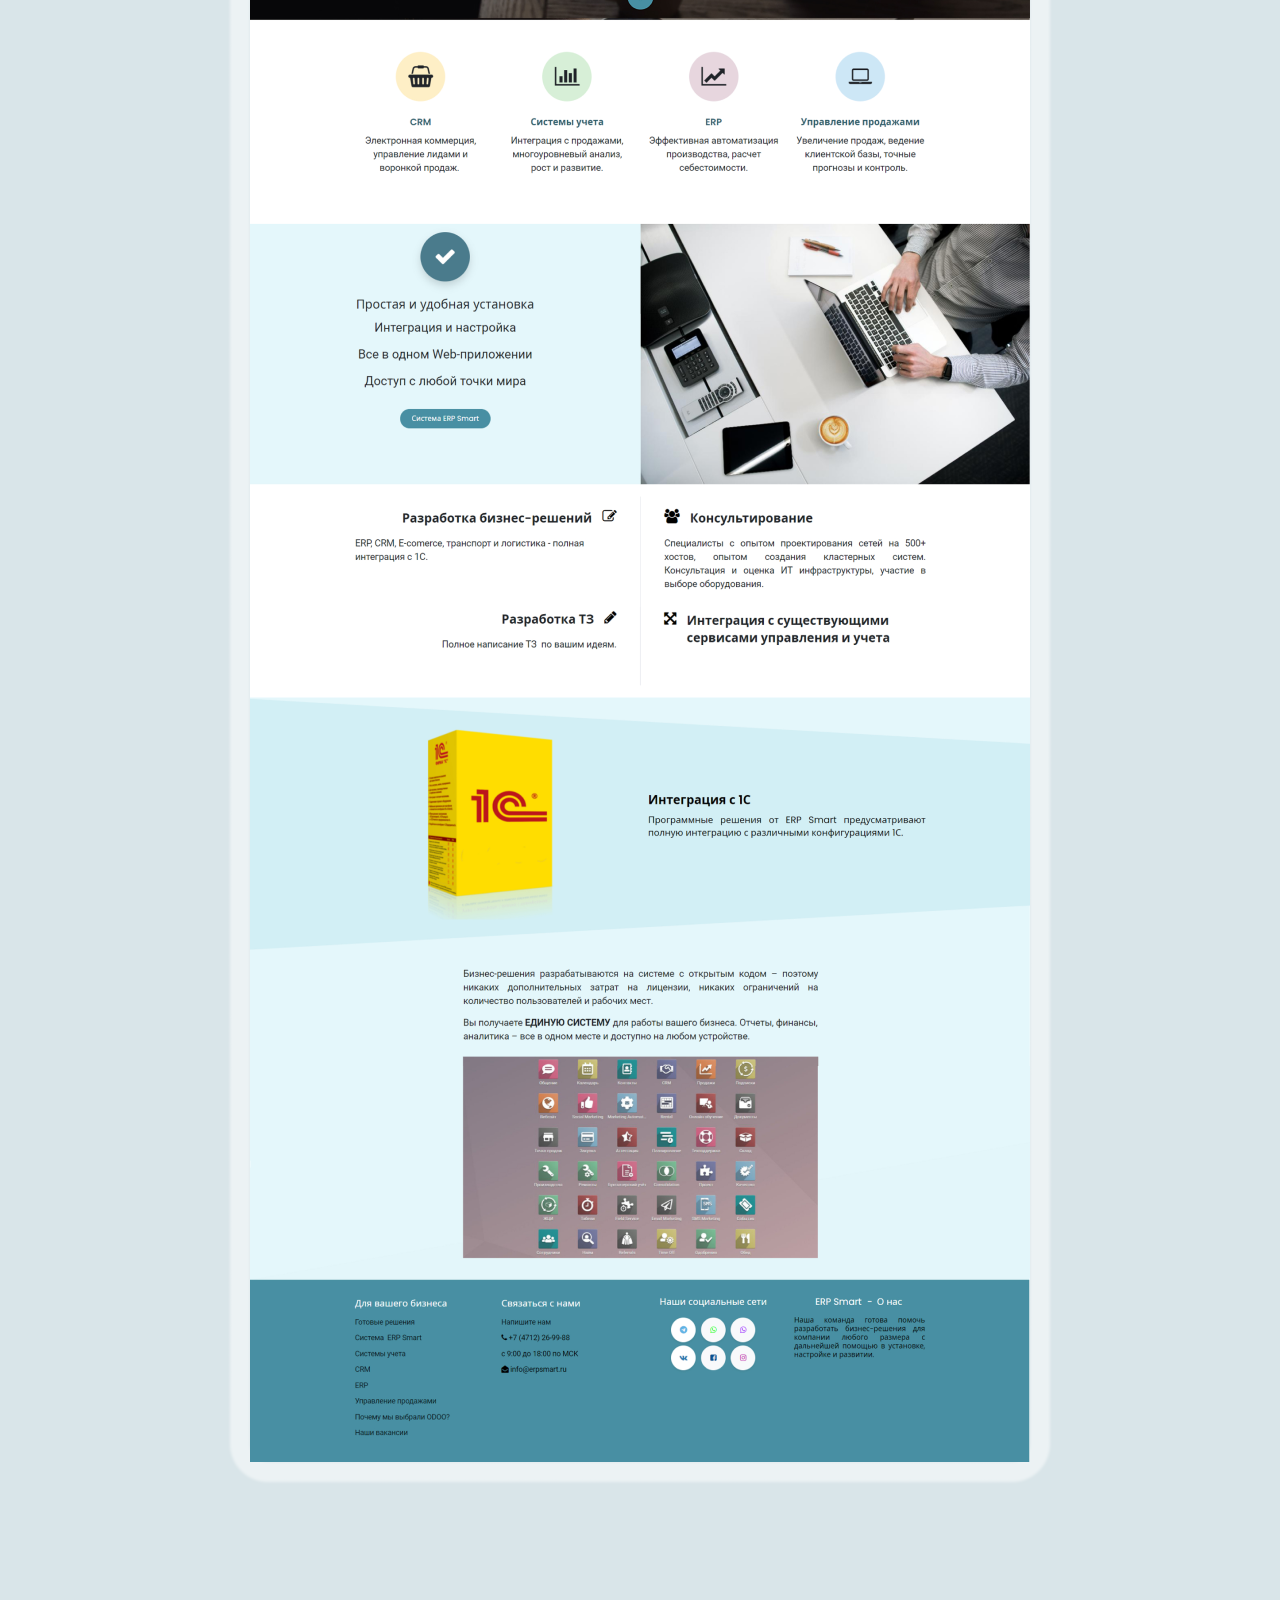
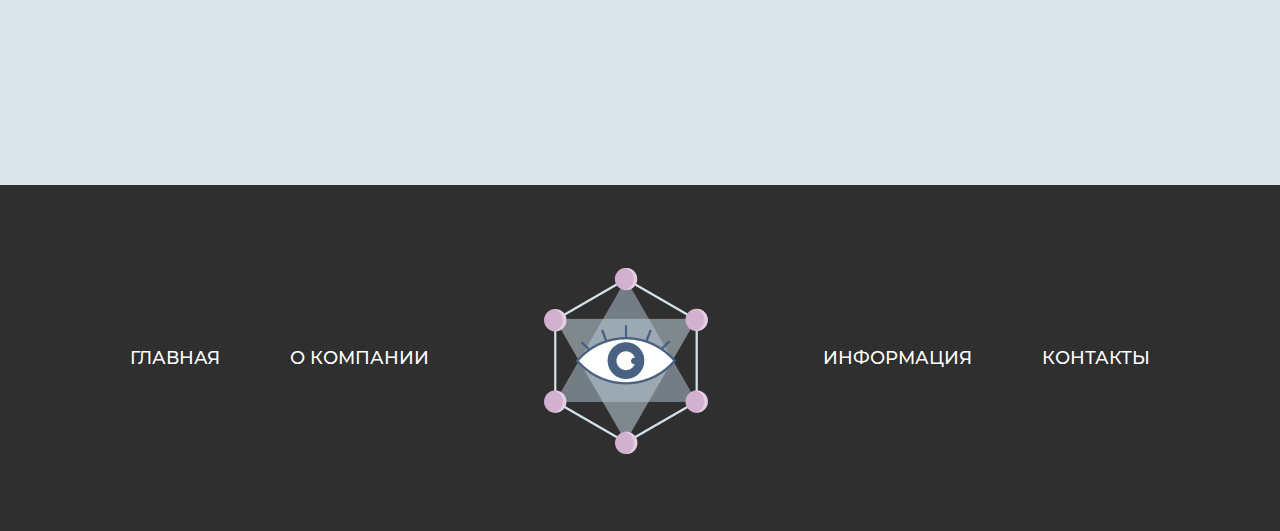
<file: templates/erp-smart.html>
<!DOCTYPE html>
<html lang="en">
<head>
    <link href="../static/styles/header-styles.css" rel="stylesheet" type="text/css">
    <link href="../static/styles/footer-styles.css" rel="stylesheet" type="text/css">
    <link href="../static/styles/erp-smart-styles.css" rel="stylesheet" type="text/css">
    <link href="../static/styles/font-styles.css" rel="stylesheet" type="text/css">
    <meta charset="UTF-8">
    <meta http-equiv="X-UA-Compatible" content="IE=edge">
    <meta name="viewport" content="width=device-width, initial-scale=1.0">
    <title>ERP-Smart</title>
</head>
<body>
    <header>
        <div class='main-container header relative flex f-row f-justify-between'>
            <div class="header-menu-button-mobile"></div>
            <div class="logo"><a href="index.html"><img src="../static/images/logo.png"></a></div>
            <div class="header-menu flex f-row">
                <div class="header-menu-item flex-center relative"><div class="underline"><a href="services.html">Услуги</a></div></div>
                <div class="header-menu-item flex-center relative"><div class="underline"><a href="#">Проекты</a></div></div>
                <div class="header-menu-item flex-center relative"><div class="underline"><a href="#">О нас</a></div></div>
                <div class="header-menu-item flex-center relative"><div class="underline"><a href="contacts.html">Контакты</a></div></div>
            </div>
        </div>
    </header>
<div class="background">
<div class="main-banner">
    <div class="title main-container"><h1>ERP-Smart</h1><img src="../static/images/erp-smart_imgs/main-banner-img.png"></div>
</div>
<div class="tasks main-container">
    <div class="subtitle"><h2 class="h2">Задачи</h2></div>
    <ul class="tasks-list">
        <li>Внедрение ERP-систем в работу компании</li>
        <li>Автоматизация процессов в различных сферах торговли и производства</li>
        <li>Упрощение работы персонала</li>
        <li>Систематизация бизнесс-процессов</li>
        <li>Оптимизация рабочего пространства</li>
    </ul>
</div>
<div class="preview main-container">
    <img src="..//static/images/erp-smart_imgs/preview.png">
</div>
</div>
<footer>
    <div class="footer-menu">
        <a href="#">Главная</a>
        <a href="#">О компании</a>
        <div class="logo"><img src="../static/images/logo.png"></div>
        <a href="#">Информация</a>
        <a href="#">Контакты</a>
    </div>
</footer>
</body>
</html>
</file>
<file: static/styles/header-styles.css>
@import 'flex.css';
.main-container{
    max-width: 1180px;
    width: auto;
    margin: auto; 
   }
   
   .header{
   height: 102px;
   }
   
   .logo {
     z-index: 10;
     padding-top: 9px;
   }
   
   .header-menu-button-mobile{
     display: none;
   }
   
   .header-menu-button-mobile {
     width: 60px;
     height: 20px;
     border-top: 10px solid #b3bad1;
     border-bottom: 10px solid #b3bad1;
   }

   .header-menu-item{
    padding-left: 60px;
  }

  .header-menu-item a{
    text-decoration: none;
    font-family: Montserrat-Medium;
  font-style: normal;
  font-weight: 300;
  font-size: 18px;
  line-height: 22px;
  text-transform: uppercase;
  color: #293849;
  }
  
  @media only screen and (max-width: 800px){
    .main-container{
      max-width: 600px;
      margin-left: auto;
      margin-right: auto;
    }
    .header{
      height: 60px;
    }
    .header-menu-button-mobile{
      position: absolute;
      left: 5px;
      top: 12.5px;
      display: flex;
      flex-direction: column;

      height: 35px;
    }
    .header .logo {
      margin-left: auto;
      margin-right: auto;
    }
    .header .logo img{
      height: 100px;
      padding-top: 0px;
    }
    .header-menu{
      display: none !important;  
    }
}

@media only screen and (max-width: 580px){
    .main-container{
      max-width: 280px;
      margin-left: auto;
      margin-right: auto;
      padding-left: 0px;
      padding-right: 0px;
    }
    .header{
      height: 31px;
    }
    .header-menu-button-mobile{
      top: 7px;
      left: 2px;
      width: 31px;
      height: 17px;
      border-top: 5px solid #b3bad1;
     border-bottom: 5px solid #b3bad1;
    }
    .header .logo img{
      height: 54px;
    }
    .header .logo{
      padding-top: 3px;
    }
}
</file>
<file: static/styles/footer-styles.css>
footer{
    height: 346px;
  max-width: 1920px;
  width: 100%;
  background: #2F2F2F;
  overflow: hidden;
  }
  
  .footer-menu{
    display: flex;
    flex-direction: row;
    justify-content: center;
    align-items: center;
    margin: auto;
    height: 346px;
  }
  
  .footer-menu a{
    margin: 35px;
    font-family: Montserrat-Medium;
  font-style: normal;
  font-weight: 300;
  font-size: 18px;
  line-height: 22px;
  text-decoration: none;
  text-transform: uppercase;
  color: #FFFFFF;
  }
  
  .footer-menu .logo{
    margin: 80px;
  }

  @media (max-width: 1199px){
    footer{
        height: 246px;
      }
      .footer-menu{
        position: relative;
        display: flex;
        flex-direction: column;
        justify-content: center;
        align-items: flex-start;
        margin-left: 15%;
        margin-right: 15%;
        height: 246px;
      }
      .footer-menu a{
        margin: 15px;
      }
      .footer-menu .logo{
        position: absolute;
        right: 0%;
        margin: 0px;
      }
    }
    @media only screen and (max-width: 800px){
        footer{
            height: 246px;
          }
          .footer-menu{
            height: 246px;
          }
          .footer-menu a{
            margin: 20px;
          font-weight: 200;
          font-size: 16px;
          line-height: 12px;
          }
          .footer-menu .logo{
            padding-top: none;
          }
          .footer-menu .logo img{
            height: 120px;
          }
        }
        @media only screen and (max-width: 580px){
            footer{
                height: 124px;
              }
              .footer-menu{
                height: 124px;
              }
              .footer-menu a{
                margin: 5px;
                font-weight: 300;
                font-size: 12px;
                line-height: 15px;
              }
              .footer-menu .logo img{
                height: 73px;
              }
        }
</file>
<file: static/styles/styles.css>
@import 'flex.css';
*{
  box-sizing: border-box;
}

body{
  margin: 0px;
  padding: 0px;
}

b{
  font-family: Montserrat-Bold;
}

img{
  max-width: 100%;
  width: auto;
}

.blur{
  backdrop-filter: blur(10px);
;}

.logo{
  padding: 6px;
}

.logo img{
  object-fit: contain;
  max-height: -webkit-fill-available;
}

.main-container{
 max-width: 1180px;
 width: auto;
 margin: auto; 
}

.header-menu .telegram-link{
  position: absolute;
  right: 0px;
  bottom: 0px;
  max-width: 100%;
  width: auto;
  transform: translate(0%, 56%);
  z-index: 5;
}

.header-menu-item:hover .underline{
background: linear-gradient(180deg, rgba(255,255,255,0) 0%, rgba(255,255,255,0) 50%, rgba(229, 229, 229, 1) 50%, rgba(229, 229, 229, 1) 100%);
}

.main-banner{
  background-image: url("../images/main-banner.png");
  background-color: #2F2F2F;
  max-width: 1920px;
  max-height: 673px;
  overflow: hidden;
}

.main-banner-content{
  height: 673px;
  transform: translate(0, -6.5%);
}

.main-banner-contact{
  height: 673px;
  }

.contacts-title{
font-family: Montserrat-Bold;
font-style: normal;
font-weight: bold;
font-size: 32px;
line-height: 39px;
letter-spacing: 0.02em;
text-transform: uppercase;
color: #FFFFFF;
margin-bottom: 46px;
}

.contacts-block{
width: 780px;
height: 450px;
mix-blend-mode: normal;
border: 10px solid #FFFFFF;
box-sizing: border-box;
display: grid;
padding-right: 100px;
padding-left: 100px;
grid-template-areas: 
"a b"
"c c";
grid-template-columns: 1fr 1fr;
grid-template-rows: 1fr 1fr;
}

.contacts-keys{
grid-area: a;
font-family: Montserrat-Regular;
font-size: 24px;
line-height: 29px;
letter-spacing: 0.02em;
color: #FFFFFF;
}

.contacts-info{
grid-area: c;
font-family: Montserrat-Regular;
font-size: 24px;
line-height: 29px;
letter-spacing: 0.02em;
color: #FFFFFF;
display: grid;
justify-items: center;
}
.contacts-info p{
  margin: 0px;
}

.contacts-value{
grid-area: b;
font-family: Montserrat-Bold;
font-size: 24px;
line-height: 29px;
letter-spacing: 0.02em;
color: #FFFFFF;
}

.main-banner-image{
  position: absolute;
  top: 25%;
  left: 55%;
  z-index: -1;
}

.title{
  margin: 0px;
  font-family: Montserrat-Bold;
font-style: bold;
font-weight: 900;
font-size: 82px;
line-height: 100px;
letter-spacing: 0.02em;
color: #FFFFFF;
}

.main-banner-desc{
  margin-top: 15px;
  margin-bottom: 54px;
  font-family: Montserrat-Medium;
font-style: normal;
font-weight: 300;
font-size: 24px;
line-height: 29px;
letter-spacing: 0.02em;
color: #FFFFFF;
}

.main-banner-desc-mobile{
  display: none;
  margin-top: 15px;
  margin-bottom: 54px;
  font-family: Montserrat-Medium;
font-style: normal;
font-weight: 300;
font-size: 24px;
line-height: 29px;
letter-spacing: 0.02em;
color: #FFFFFF;
}

.main-banner-button{
  width: 253px;
  height: 53px;
  border: 2px solid #FFFFFF;
box-sizing: border-box;
transition-duration: .3s;
}

.main-banner-button:hover{
  background: #FFFFFF;
}

.main-banner-button:hover a{
  color: #293849;
}

.main-banner-button a{
  text-decoration: none;
font-family: Montserrat-Medium;
font-style: normal;
font-weight: normal;
font-size: 24px;
line-height: 29px;
color: #FFFFFF;
transition-duration: .3s;
}

.subtitle{
  font-family: Montserrat-Bold;
font-style: normal;
font-weight: bold;
font-size: 32px;
line-height: 39px;
letter-spacing: 0.03em;
text-transform: uppercase;
color: #293849;
margin: 0px;
z-index: 10;
}

.main-page-block{
  position: relative;
  display: flex;
  align-items: center;
  flex-direction: column;
  margin-top: 103px;
}

.back-lines-left{
  position: absolute;
  left: -275px;
  top: 34px;
  z-index: -1;
}

.back-lines-right{
  position: absolute;
  right: -160px;
  top: 270px;
  z-index: 5;
}

.main-page-block .block-content{
  position: relative;
margin-top: 63px;
font-family: Montserrat-Medium;
font-style: normal;
font-weight: normal;
font-size: 18px;
line-height: 150%;
/* or 27px */
color: #293849;
max-width: 1180px;
width: 100%;
margin: auto;
margin-top: 50px;
}

.main-page-block .block-content p{
  max-width: 697px;
  width: 100%;
  z-index: 5;
  position: relative;
  margin-top: 53.5px;
  margin-bottom: 53.5px;
}

.main-page-block .block-content img{
  position: absolute;
  max-width: 100%;
  width: auto;
  right: 0px;
  top: 0px;
}

.vertical-adv-box{
  margin-top: 105px;
  display: flex;
  justify-content: center;
  align-items: center;
  height: 86px;
  background: #E7E7E7;
  font-family: Montserrat-Medium;
font-style: normal;
font-weight: 500;
font-size: 24px;
line-height: 29px;
text-align: center;
letter-spacing: 0.02em;
color: #293849;
}

.main-page-block .project-title{
  font-family: Montserrat-Bold;
font-style: normal;
font-weight: bold;
font-size: 96px;
line-height: 117px;
color: #B3BAD1;
max-width: 1180px;
width: 100%;
z-index: 8;
margin-top: 11px;
}

.main-page-block .project-title p{
  margin: 0px;
}

.project-el{
  display: flex;
  flex-direction: column;
  justify-content: center;
  align-items: center;
  transform: translate(0,-4.5%);
  font-family: Montserrat-Thin;
font-style: normal;
font-weight: bold;
font-size: 18px;
line-height: 22px;
color: #1D1F27;
}

.project-el-desc{
  margin: 36px;
  max-width: 900px;
  text-align: center;
  width: 100%;
  width: auto;
}

.advanteges-els{
  display: flex;
  flex-direction: row;
  justify-content: center;
  align-items: center;
  flex-wrap: wrap;
  max-width: 1000px;
}


.advanteges-els .advanteges-el{
  background: #E7E7E7;
border-radius: 11px;
margin: 7.5px;
cursor: pointer;
}

.advanteges-el:hover{
  background: #DCDCDC;
}

.advanteges-el p{
  margin: 11px;
  margin-left: 26px;
  margin-right: 26px;
}

.mac-book-pro{
  display: flex;
  justify-content: center;
  position: relative;
border: 26px solid #595959;
box-sizing: border-box;
filter: drop-shadow(2px 2px 12px rgba(67, 67, 67, 0.2));
border-radius: 25px;
max-height: 600px;
max-width: 960px;
overflow: hidden;

}

.mac-book-pro img{
  position: relative;
  height: 100%;
  width: 100%;
}

.button-more-details {
  padding-left: 20px;
  padding-top: 25px;
  padding-bottom: 25px;
  background: #2F2F2F;
max-width: 758px;
width: auto;
margin-right: 0px;
margin-left: auto;
transition-duration: .3s;
}

.button-more-details:hover{
  background: #FFFFFF;
}

.button-more-details:hover a{
  color: #293849;
}

.button-more-details:hover line{
  stroke: #293849;
}

.button-more-details a{
  font-family: Montserrat-Medium;
font-style: normal;
font-weight: bold;
font-size: 30px;
line-height: 37px;
color: #FFFFFF;
text-decoration: none;
transition-duration: .3s;
}

.button-more-details svg{
  margin-left: 30px;
  transition-duration: .3s;
}

.in-dev-block{
  position: relative;
  max-width: 1920px;
  width: 100%;
  height: 100%;
  margin-top: 80px;
  margin-bottom: 350px;
}

.in-dev-block .subtitle{
  position: absolute;
  top: 23%;
  left: 0px;
  right: 0px;
  text-align: center;
}

.in-dev-block-content{
  position: absolute;
  top: 33%;
  background: rgba(255, 255, 255, 0.6);
  left: 0px;
  right: 0px;
  padding: 20px;
  font-family: Montserrat-Medium;
font-style: normal;
font-weight: 500;
font-size: 32px;
line-height: 39px;
text-align: center;
letter-spacing: 0.03em;
text-transform: uppercase;
color: #BD61A4;
}

.in-dev-block-content p{
  max-width: 750px;
  margin: auto;
}

.in-dev-block .img{
  max-width: 1920px;
  width: 100%;
  height: 100%;
  position: static;
  opacity: 0;
}

.big-ping-th{
  position: absolute;
  top: 2%;
  left: 0px;
  width: 41vw;
  animation: thing-right 10s infinite ease-in-out;
}
@keyframes thing-right {
  0% {transform:rotate(0deg)}
  50%{transform:rotate(180deg)}
  100%{transform:rotate(360deg)}
}
.dark-blue-th{
  position: absolute;
  left: 19%;
  top: 23%;
  width: 8vw;
  animation: thing-left 10s infinite ease-in-out;
}
@keyframes thing-left {
  0% {transform:rotate(0deg)}
  50%{transform:rotate(-180deg)}
  100%{transform:rotate(-360deg)}
}
.light-ping-th{
  position: absolute;
  left: 26.5%;
  top: 24%;
  width: 23vw;
  animation: thing-right 10s infinite ease-in-out;
}
.big-blue-th{
  position: absolute;
  top: 1%;
  right: 0px;
  width: 39vw;
  animation: thing-right 10s infinite ease-in-out;
}
.big-dark-blue-th{
  position: absolute;
  top: 55%;
  right: 14%;
  width: 16.5vw;
  animation: thing-left 10s infinite ease-in-out;
}
.ping-th{
  position: absolute;
  top: 0.4%;
  right: 20.5%;
  width: 20vw;
  animation: thing-right 10s infinite ease-in-out;
}

/* Адаптация */

@media (max-width: 1199px){
  .main-container{
    padding-left: 20px;
    padding-right: 20px;
  }
  .header-menu .telegram-link{
    display: none;
  }
  .button-more-details {
    padding-left: 20px;
  max-width: 758px;
  width: auto;
  margin-right: 0px;
  margin-left: 50%;
  }
  .in-dev-block{
    position: relative;
  
    max-width: 1920px;
    width: 100%;
    height: 100%;
    margin-top: 80px;
    margin-bottom: 250px;
  }
}

@media (max-width: 1000px){
  .main-container{
    padding-left: 0px;
    padding-right: 0px;
    max-width: 800px;
    margin-left: auto;
    margin-right: auto;
  }
  .project-el-desc{
    margin-bottom: 80px;
  }
  .project-el{
    position: relative;
  }
  .project-el .advanteges{
    position: absolute;
    bottom: 0px;
    max-width: 1000px;
    width: 100vw;
    overflow: hidden;
  }
  .advanteges-els{
    display: flex;
    flex-direction: row;
    justify-content: flex-start;
    align-items: flex-start;
    flex-wrap: nowrap;
    overflow: scroll;
    scrollbar-width: none;
  }
  .advanteges-els::-webkit-scrollbar { width: 0; height: 0; }
  .advanteges-el p{
    display: flex;
    flex-direction: row;
    justify-content: flex-start;
    align-items: flex-start;
    flex-wrap: nowrap;
    white-space: nowrap;
  }
}

@media (max-width: 840px){
  .main-container{
    padding-left: 10px;
    padding-right: 10px;
  }
}

@media only screen and (max-width: 800px){
  .main-container{
    max-width: 600px;
    margin-left: auto;
    margin-right: auto;
  }
  .back-lines-left{
    transform: rotate(27deg);
    top:450px;
    left: -140px;
  }
  .back-lines-right{
    display: none;
  }
  .main-banner{
    background-size: cover;
    max-height: 350px;
  }
  .main-banner-content{
    max-height: 350px;
    transform: translate(0, 0);
  }
  .main-banner-image{
    max-height: 230px;
    top: 15%;
    left: 65%;
  }
  .title{
  margin-top: 10%;
  font-weight: 900;
  font-size: 48px;
  line-height: 50px;
  color: #B3BAD1;
  }
  .main-banner-desc{
    display: none;
  }
  .main-banner-desc-mobile{
    display: inline;
    margin-top: 20px;
  font-weight: 100;
  font-size: 20px;
  line-height: 25px;
  }
  .main-banner-button{
  margin: auto;
  margin-bottom: 2%;
  }
 .main-page-block .block-content img{
    display: none;
  }
  .main-page-block{
    margin-top: 70px;
  }
  .about{
    max-width: 1180px;
    margin-left: 0px;
    margin-right: 0px;
    padding-left: 0px;
    padding-right: 0px;
  }
  .main-page-block .block-content{
  margin-top: 33px;
  color: #FFFFFF;
  background: linear-gradient( rgba(67, 67, 67, 0.6), rgba(67, 67, 67, 0.6) ), url("../images/thomas-lefebvre-gp8BLyaTaA0-unsplash1.jpg");
  background-size: cover;
  max-width: 1180px;
  width: 100%;
  padding: 0px;
  padding-top: 15px;
  padding-bottom: 15px;
  margin-left: 0px;
  margin-right: 0px;
  }
  .main-page-block .block-content p{
    max-width: 600px;
    margin: auto;
  }
  .vertical-adv-box{
    margin-top: 50px;
  }
  .main-page-block .project-title p{
    font-size: 56px;
   margin: auto;
  }
  .project-el{
    transform: translate(0,-9%);
  }
  .advanteges-el p{
    margin: 6px;
    margin-left: 16px;
    margin-right: 16px;
  }
  .project-el-desc{
    margin: 26px;
    margin-bottom: 56px;
    max-width: 900px;
    text-align: center;
    font-size: 16px;
  }
  .button-more-details {
    padding-left: 10px;
    padding-top: 15px;
    padding-bottom: 15px;
  }
  .button-more-details a{
    font-family: Montserrat-Medium;
  font-style: normal;
  font-weight: bold;
  font-size: 20px;
  line-height: 17px;
  color: #FFFFFF;
  text-decoration: none;
  }
  .button-more-details svg{
    margin-left: 15px;
    max-width: 80px;
    width: auto;
    height: 14px;
  }
  .in-dev-block-content{
    padding: 10px;
  font-style: normal;
  font-weight: 200;
  font-size: 24px;
  line-height: 30px;
  }
  .in-dev-block .subtitle{
    top: -10%;
  }
  .in-dev-block{
    margin-top: 100px;
    margin-bottom: 150px;
  }
}

@media only screen and (max-width: 580px){
  .main-container{
    max-width: 280px;
    margin-left: auto;
    margin-right: auto;
    padding-left: 0px;
    padding-right: 0px;
  }
  .back-lines-left{
    top:300px;
    max-width: 425px;
  }
  .main-banner{
    background-size: cover;
    max-height: 201px;
  }
  .main-banner-content{
    max-height: 201px;
    transform: translate(0, 0);
  }
  .main-banner-image{
    max-height: 150px;
    top: 15%;
    left: 73%;
  }
  .title{
    margin-top: 20%;
    font-weight: 900;
font-size: 20px;
line-height: 24px;
letter-spacing: 0.02em;
    }
    .main-banner-desc-mobile{
      margin-top: 9px;
    font-size: 12px;
    line-height: 15px;
    }
    .main-banner-button{
      width: 160px;
      margin-bottom: 4%;
      }
      .main-banner-button a{
        font-size: 12px;
        line-height: 17px;
      }
      .main-page-block{
        margin-top: 30px;
      }
      .subtitle{
        font-style: normal;
        font-weight: bold;
        font-size: 14px;
        line-height: 17px;
        letter-spacing: 0.03em;
        text-transform: uppercase;
        
      }
      .about{
        max-width: 1180px;
        margin-left: 0px;
        margin-right: 0px;
        padding-left: 0px;
        padding-right: 0px;
      }
      .main-page-block .block-content{
        margin-top: 10px;
        font-size: 12px;
        line-height: 150%;
      }
      .main-page-block .block-content p{
        max-width: 280px;
      }
      .vertical-adv-box{
        height: 52px;
        margin-top: 26px;
        font-weight: 500;
        font-size: 14px;
        line-height: 17px;
        letter-spacing: 0.02em;
        color: #293849;
      }
      .main-page-block .project-title{
        margin-top: 5px;
      }
      .main-page-block .project-title p{
        font-family: Montserrat-Medium;
        font-size: 28px;
        line-height: 34px;
      }
      .project-el{
        transform: translate(0,-3%);
        font-size: 12px;
        line-height: 15px;
      }
      .project-el-desc{
        font-size: 12px;
        line-height: 15px;
        margin: 10px;
        margin-bottom: 45px;
      }
      .mac-book-pro{
        border: 8px solid #595959;
        box-sizing: border-box;
        filter: drop-shadow(2px 2px 12px rgba(67, 67, 67, 0.2));
        border-radius: 9px;      
      }
     .advanteges-els .advanteges-el{
        margin: 2.5px;
      }
      .button-more-details {
        padding-left: 15px;
        padding-top: 12px;
        padding-bottom: 12px;
        background: #2F2F2F;
      }
      .button-more-details a{
        font-family: Montserrat-Thin;
      font-size: 14px;
      line-height: 17px;
      }
      .button-more-details svg{
        margin-left: 30px;
        max-width: 48px;
        height: 10px;
        margin-left: 11px;
      }
      .in-dev-block{
        margin-top: 48px;
        margin-bottom: 109px;
      }
      .in-dev-block-content{
        top: 30%;
        padding: 8px;
        font-weight: 500;
        font-size: 14px;
        line-height: 17px;
        letter-spacing: 0.03em;
      }
      .in-dev-block-content p{
        max-width: 280px;
      }
}
</file>
<file: static/styles/font-styles.css>
@font-face {
    font-family: "Montserrat-Medium";  
    src: url("../fonts/Montserrat-Medium.ttf") format("truetype"); 
    font-style: normal; 
    font-weight: normal;
    }

@font-face {
    font-family: "Montserrat-Thin";  
    src: url("../fonts/Montserrat-Thin.ttf") format("truetype"); 
    font-style: normal; 
    font-weight: normal;
    }

    @font-face {
        font-family: "Montserrat-Bold";  
        src: url("../fonts/Montserrat-Bold.ttf") format("truetype"); 
        font-style: normal; 
        font-weight: normal;
        }

@font-face {
    font-family: "Montserrat-Regular";  
    src: url("../fonts/Montserrat-Regular.ttf") format("truetype"); 
    font-style: normal; 
    font-weight: normal;
}
</file>
<file: static/styles/flex.css>
.flex{
    display: flex;
  }
.flex-center{
    display: flex;
    justify-content: center;
    align-items: center;
}
.f-row{flex-direction: row;}.f-column{flex-direction: column;}
.f-align-center{align-items: center;}.f-align-start{align-items: flex-start;}.f-align-end{align-items: flex-end;}
.f-justify-center{justify-content: center;}.f-justify-between{justify-content: space-between;}.f-justify-around{justify-content: space-around;}.f-justify-start{justify-content: flex-start;}.f-justify-end{justify-content: flex-end;}


.relative{
    position: relative;
}
</file>
<file: static/styles/contacts_block.css>
.contact-block_light{
    position: absolute;
    display: grid;
    top: 0;
    right: 0;
    bottom: 0;
    left: 0;
    background: #FFFFFF;
    opacity: 0;
    z-index: -1;
    transition-duration: .8s;
}

.faq-form{
    max-width: 380px;
    margin: auto;
    display: grid;
    align-self: center;
}

.faq-form input, textarea{
    margin-bottom: 22px;
    resize: none;
}

.faq-input{
    width: 380px;
    padding: 12px 10px;
    background: #F0F0F0;
    font-family: Montserrat-Regular;
    font-style: normal;
    font-weight: normal;
    font-size: 14px;
    line-height: 17px;
    color: #293849;
    border: none;
    outline: none;
}

.main-banner-button-light{
    width: 320px;
    height: 53px;
    border: 2px solid #293849;
  box-sizing: border-box;
  background: #FFFFFF;
  font-family: Montserrat-Medium;
  font-style: normal;
  font-weight: normal;
  font-size: 24px;
  line-height: 29px;
  letter-spacing: 0.02em;
  cursor: pointer;
  color: #293849;
  transition-duration: .3s;
  }
  
  .main-banner-button-light:hover{
    background: #293849;
    color: #FFFFFF;
  }
  
  .main-banner-button-light:hover a{
    color: #FFFFFF;
  }
  
  .main-banner-button-light a{
    text-decoration: none;
  font-family: Montserrat-Medium;
  font-style: normal;
  font-weight: normal;
  font-size: 24px;
  line-height: 29px;
  letter-spacing: 0.02em;
  color: #293849;
  transition-duration: .3s;
  }

  .main-banner-button-dark{
    width: 320px;
    height: 53px;
    border: 2px solid #FFFFFF;
  box-sizing: border-box;
  cursor: pointer;
  transition-duration: .3s;
  }
  
  .main-banner-button-dark:hover{
    background: #FFFFFF;
  }
  
  .main-banner-button-dark:hover a{
    color: #293849;
  }
  
  .main-banner-button-dark a{
    text-decoration: none;
  font-family: Montserrat-Medium;
  font-style: normal;
  font-weight: normal;
  font-size: 24px;
  line-height: 29px;
  color: #FFFFFF;
  transition-duration: .3s;
  }

  @media (max-width: 800px){
    .contacts-block{
        padding-left: 20px;
        padding-right: 20px;
        max-height: 250px;
        max-width: 500px;
    }
    .contact-block_light{
      padding-left: 20px;
      padding-right: 20px;
      max-height: 250px;
      max-width: 500px;
  }
    .main-banner-contact{
      max-height: 350px;
    }
    .contacts-title{
      margin: 10px;
      font-size: 26px;
    }
    .contacts-keys{
      font-size: 16px;
    }
    .contacts-value{
      font-size: 16px;
    }
    .contacts-info{
      font-size: 16px;
    }
    .main-banner-button-dark{
      width: 170px;
      height: 30px;
    }
    .main-banner-button-dark a{
      font-size: 16px;
    }
    .contacts-block p{
      margin-top: 5px;
      margin-bottom: 5px;
    }
    .contacts-info p{
      margin-top: 0px;
      margin-bottom: 0px;
    }
}
</file>
<file: static/styles/efima-styles.css>
*{
    margin: 0px;
    padding: 0px;
    box-sizing: border-box;
  }
  
  body{
    margin: 0px;
    padding: 0px;
  }
  
  b{
    font-family: Montserrat-Bold;
  }
  
  img{
    max-width: 100%;
    width: auto;
  }

  p{
      margin: 0px;
  }


  .header-menu-item:hover .underline{
    background: linear-gradient(180deg, rgba(255,255,255,0) 0%, rgba(255,255,255,0) 50%, rgba(211,177,209, 1) 50%, rgba(211,177,209, 1) 100%);
    }
  .main-banner{
    position: relative;
    max-width: 1920px;
    width: auto;
    height: 970px;
    background-image: url(../images/efima_imgs/main-banner.png);
    background-size: cover;
    background-position: center;
}

.title{
    display: grid;
    justify-items: end;
    align-items: top;
    padding-top: 34px;
    padding-right: 20px;
}

.title h1{
    font-family: Montserrat-Bold;
font-style: normal;
font-weight: bold;
font-size: 72px;
line-height: 88px;
text-transform: uppercase;
color: #FFFFFF;
mix-blend-mode: normal;
}
.ov-hid{
    overflow: hidden;
}

.subtitle{
    max-width: fit-content;
    margin: auto;
}

.h2{
font-family: Montserrat-Regular;
font-style: normal;
font-weight: normal;
font-size: 40px;
line-height: 49px;
text-transform: uppercase;
color: #37424B;
mix-blend-mode: darken;
}

.goals-ob-content{
    display: grid;
    grid-template-columns: auto auto;
}

.subtitle-h3{
    position: relative;
    padding-left: 100px;
    margin-bottom: 20px;
    margin-top: 40px;
}

.subtitle-h3 .line{
    position: absolute;
    top: 49%;
    left: -920px;
    width: 1000px;
    background: #CBCBCB;
    border: none;
    height: 2px;
}

.subtitle-h3 h3{
font-family: Montserrat-Regular;
font-style: normal;
font-weight: 600;
font-size: 18px;
line-height: 22px;
text-transform: uppercase;
color: #CBCBCB;
}

.goals-ob-content-text{
font-family: Montserrat-Regular;
font-style: normal;
font-weight: normal;
font-size: 18px;
line-height: 20px;
color: #000000;
}

.goals-ob-content-img{
    margin-top: 40px;
    margin-right: -200px;
}

.styles-prev{
    margin-top: 70px;
    display: grid;
    grid-template-columns: 1fr 1fr;
    grid-template-areas:
    "a a"
    "b c";
align-content: start;
justify-content: start;
row-gap: 70px;
}
.ef-logotipe{
    grid-area: a;
    justify-self: center;
    justify-items: center;
    display: grid;
    grid-template-rows: auto;
}
.ef-fonts{
    grid-area: b;
    display: grid;
    grid-template-rows: min-content;
}
.ef-colors{
    grid-area: c;
    display: grid;
    grid-template-rows: min-content;
}
.styles-prev img{
    margin-top: 40px;
}
.desctop{
    margin-top: 70px;
}
.desctop img{
    margin-top: 40px;
}

.h4{
font-family: Montserrat-Regular;
font-style: normal;
font-weight: normal;
font-size: 24px;
line-height: 29px;
text-transform: uppercase;
color: #37424B;
mix-blend-mode: normal;
}
.prev-mobile{
    margin-top: 70px;
}
.background{
    position: relative;
    width: 1920px;
}
.background img{
    position: absolute;
    z-index: -1;
    top: 48px;
    left: 0px;
}

.main-p-img{
    margin: auto;
    width: fit-content;
    height: 364.29px;
    border: 20px solid #D8D8D8;
    border-radius: 40px;
}

.shadow{
    box-shadow: 2px 13px 70px -6px rgba(107, 105, 91, 0.45);
border-radius: 22px;
}
.favorites-p{
    margin-top: 910px;
}
.favorites-p-img{
    margin-top: 10px;
}
.task-view-p{
    display: grid;
    justify-items: end;
    margin-top: -176px;
}

.mobile {
    margin-top: 90px;
}

.mobile-block{
    display: grid;
    grid-template-columns: 2fr 1fr;
    margin-top: 40px;
}

.mockup-rel{
    position: relative;
}
 .mockup-abs{
     position: absolute;
     left: -240px;
     right: -280px;
     top: -200px;
     z-index: -1;
 }

 .four-mobile{
     margin-top: 290px;
     margin-bottom: 220px;
    display: grid;
    grid-template-columns: repeat(4, 1fr);
    column-gap: 22px;
 }

 .mobile-1{
     padding-top: 80px;
 }

 .mobile-3{
    margin-top: 130px;
 }
.mobile-4{
    padding-top: 74px;
}

@media (max-width: 1199px){
    .main-container{
        padding-left: 20px;
        padding-right: 20px;
    }
    .goals-ob-content-img{
        display: none;
    }
}

@media (max-width: 800px){
    .main-banner{
        height: 480px;
    }
    .title{
        padding: 0px;
    }
    .title h1{
        font-size: 54px;
    }
    h2{
        font-size: 32px;
    }
    .styles-prev{
        column-gap: 20px;
    }
    .main-p-img{
        border: 10px solid #D8D8D8;
        border-radius: 20px;
    }
    .favorites-p{
        margin-top: 1110px;
        margin-left: 10px;
        margin-right: 10px;
    }
    .task-view-p{
        margin-top: 10px;
        margin-left: 10px;
        margin-right: 10px;
    }
    .mobile {
        margin-top: 60px;
    }
    .mockup-abs{
        position: absolute;
        left: -140px;
        right: -180px;
        top: -100px;
    }
    .four-mobile{
        margin-top: 190px;
        margin-bottom: 120px;
       display: grid;
       grid-template-columns: repeat(2, 1fr);
       column-gap: 22px;
    }
    .mobile-3{
        margin-top: 74px;
     }
    .mobile-4{
        padding-top: 0px;
    }
}

@media only screen and (max-width: 580px){
    .main-container{
        padding: 0px;
    }
    .main-banner{
        max-height: 280px;
        padding-top: 0px;
    }
    .title h1{
        font-size: 24px;
        margin-top: -27px;
    }
    .subtitle h2{
        font-size: 24px;
    }
    .subtitle-h3{
        margin-top: 20px;
    }
    .goals-ob-content-text{
        font-size: 12px;
        line-height: 12px;
    }
    .styles-prev{
        margin-top: 45px;
        grid-template-rows: repeat(3, 200px);
        grid-template-areas:
        "a a"
        "b b"
        "c c";
    row-gap: 10px;
    font-size: 24px;
    }
    .styles-prev img{
        max-height: 140px;
        margin-top: 10px;
    }
    .ef-logotipe{
        grid-area: a;
        justify-self: start;
        justify-items: start;
        display: grid;
        grid-template-rows: auto;
    }
    .main-p-img{
        margin: auto;
        width: fit-content;
        height: 164.29px;
    }
    .favorites-p{
        margin-top: 560px;
    }
    .mobile {
        margin-top: 20px;
    }
    .mobile-block{
        grid-template-columns: 2fr;
        margin-top: 20px;
    }
    .mockup-rel{
        display: none;
    }
    .four-mobile{
        margin-top: 60px;
        margin-bottom: 60px;
       display: grid;
       grid-template-columns: repeat(2, 1fr);
       column-gap: 5px;
    }
    .mobile-1{
        padding-top: 0px;
    }
    .mobile-3{
        margin-top: 10px;
     }
    .mobile-4{
        padding-top: 10px;
    }
}
</file>
<file: static/styles/erp-smart-styles.css>
*{
    margin: 0px;
    padding: 0px;
    box-sizing: border-box;
  }
  
  body{
    margin: 0px;
    padding: 0px;
  }
  
  b{
    font-family: Montserrat-Bold;
  }
  
  img{
    max-width: 100%;
    width: auto;
  }

  p{
      margin: 0px;
  }

.header-menu-item:hover .underline{
    background: linear-gradient(180deg, rgba(255,255,255,0) 0%, rgba(255,255,255,0) 50%, rgba(217,230,233, 1) 50%, rgba(217,230,233, 1) 100%);
}

  .main-banner{
    position: relative;
    max-width: 1920px;
    width: auto;
    height: 746px;
    background-image: url(../images/erp-smart_imgs/main-banner.png);
    background-size: cover;
    background-position: center;
    background-color: #CADCDD;
}

.title{
    display: grid;
    justify-items: center;
    align-content: start;
}

.title h1{
    font-family: Montserrat-Bold;
font-style: normal;
font-weight: bold;
font-size: 72px;
line-height: 88px;
color: #FFFFFF;
mix-blend-mode: normal;
}

.background{
    background: #d9e5e9;
    padding-bottom: 300px;
}

.subtitle{
    max-width: fit-content;
    margin: auto;
}

.h2{
font-family: Montserrat-Regular;
font-style: normal;
font-weight: normal;
font-size: 40px;
line-height: 49px;
text-transform: uppercase;
color: #37424B;
mix-blend-mode: darken;
}

.tasks{
    margin-top: 40px;
}

.tasks-list{
    margin-top: 60px;
    font-family: Montserrat-Regular;
font-style: normal;
font-weight: normal;
font-size: 18px;
line-height: 22px;
color: #000000;
list-style-type: none;
}

.tasks-list li{
    padding-left: 63px;
    margin-top: 10px;
    margin-bottom: 10px;
    background: linear-gradient(90deg, rgba(255,255,255,0.5) 77px, rgba(255,255,255,0.5) 77px, rgba(0,212,255,0) 77px, rgba(0,212,255,0) 100%);
}

.preview{
    margin-top: 80px;
    display: grid;
    justify-items: center;
}

@media (max-width: 1199px){
    .main-container{
        padding-left: 20px;
        padding-right: 20px;
    }
}

@media (max-width: 800px){
    .main-banner{
        height: 480px;
        padding-top: 40px;
    }
}

@media only screen and (max-width: 580px){
    .main-container{
        padding: 0px;
    }
    .main-banner{
        height: 250px;
        padding-top: 0px;
    }
    .title h1{
        font-size: 24px;
    }
    .title img{
        margin-top: -20px;
    }
    .subtitle h2{
        font-size: 16px;
    }
    .tasks-list{
        margin-top: 20px;
        font-size: 12px;
    }
    .tasks-list li{
        padding-left: 23px;
        margin-top: 10px;
        margin-bottom: 10px;
        background: linear-gradient(90deg, rgba(255,255,255,0.5) 32px, rgba(255,255,255,0.5) 32px, rgba(0,212,255,0) 32px, rgba(0,212,255,0) 100%);
    }
}
</file>
